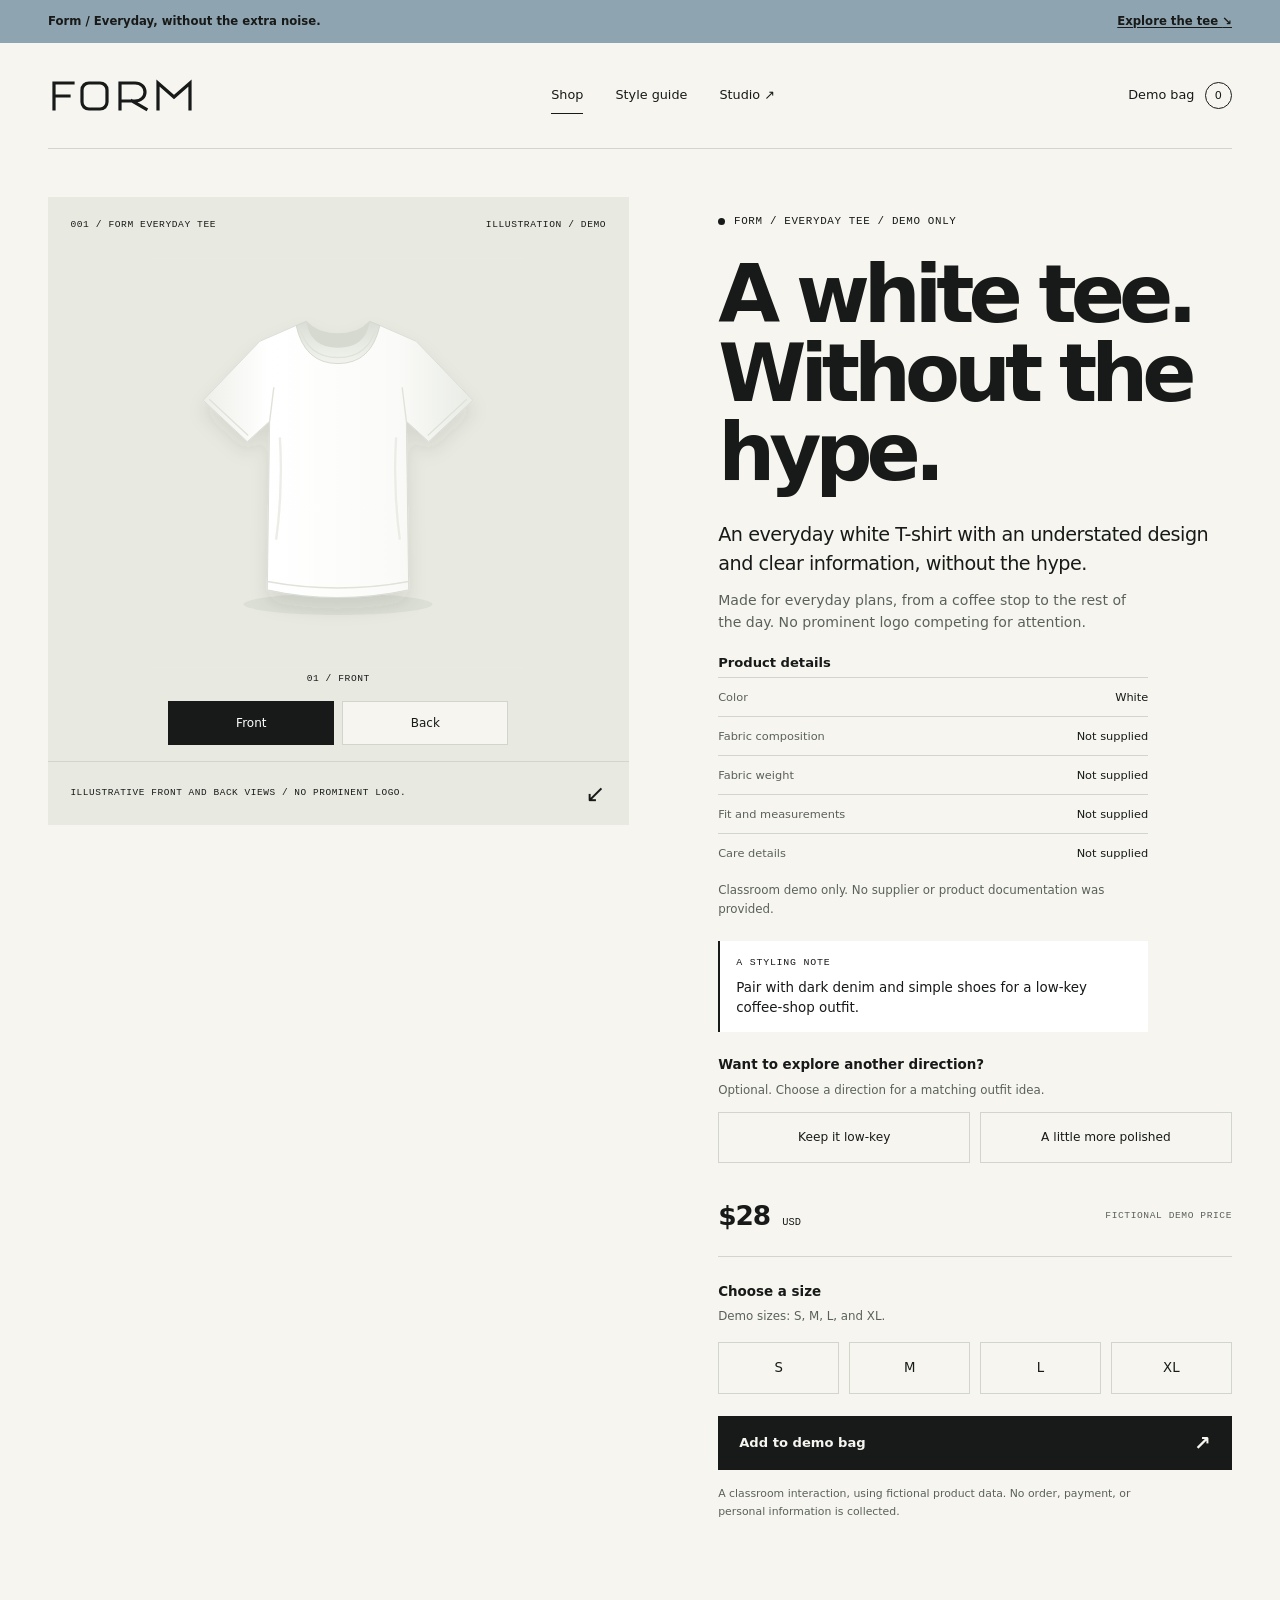
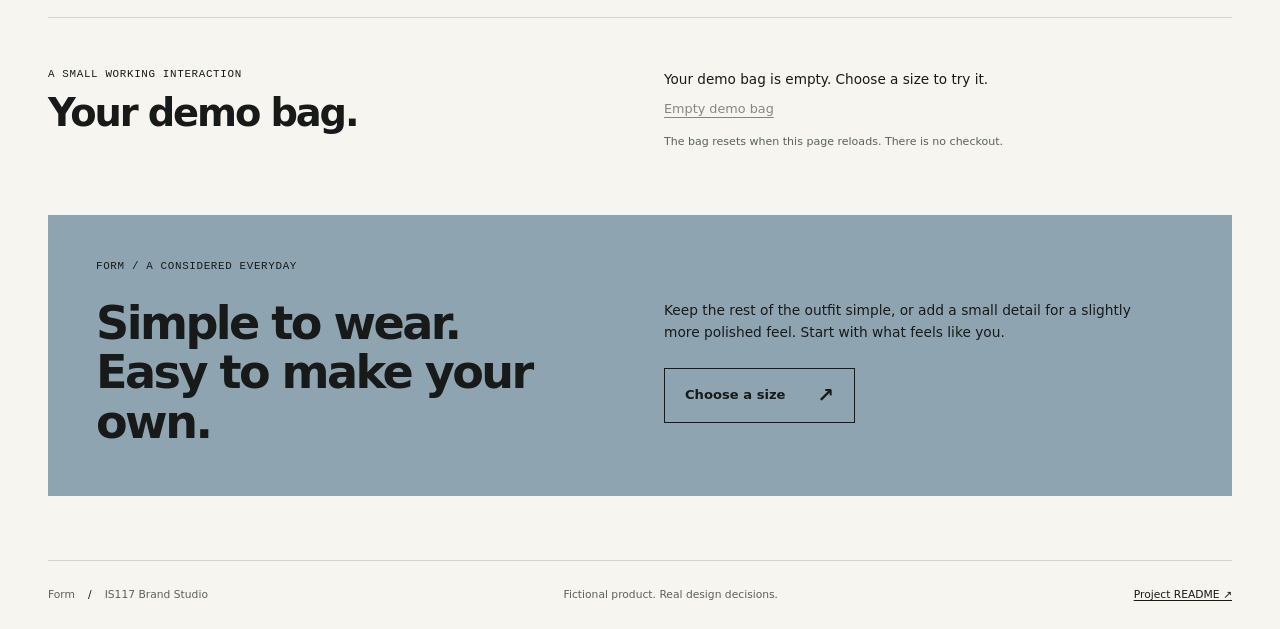
<file: public/index.html>
<!doctype html>
<html lang="en">
  <head>
    <meta charset="utf-8" />
    <meta name="viewport" content="width=device-width, initial-scale=1" />
    <meta
      name="description"
      content="Form is an everyday white T-shirt with an understated design and clear information, without the hype."
    />
    <title>Form — the everyday white tee</title>
    <link rel="icon" href="data:," />
    <link rel="stylesheet" href="styles.css" />
    <script src="shirt-view.js" defer></script>
    <script src="shop.js" defer></script>
  </head>
  <body>
    <a class="skip-link" href="#main">Skip to content</a>
    <aside class="starter-notice" aria-label="Form brand statement">
      <span><strong>Form / Everyday, without the extra noise.</strong></span>
      <a href="#product-title"
        >Explore the tee <span aria-hidden="true">↘</span></a
      >
    </aside>
    <header class="site-header wrap">
      <a class="brand-link" href="index.html" aria-label="Form storefront home"
        ><img
          class="wordmark"
          src="assets/form-wordmark.svg"
          alt="Form"
          width="150"
          height="36"
      /></a>
      <nav class="main-nav" aria-label="Main navigation">
        <a class="nav-link" href="index.html" aria-current="page">Shop</a>
        <a class="nav-link" href="styleguide.html">Style guide</a>
        <a class="nav-link" href="studio.html"
          >Studio <span aria-hidden="true">↗</span></a
        >
      </nav>
      <a class="bag-link" href="#demo-bag" aria-label="View demo bag"
        >Demo bag <span id="bag-count" class="bag-count">0</span></a
      >
    </header>
    <p
      id="bag-status"
      class="bag-toast"
      role="status"
      aria-live="polite"
      aria-atomic="true"
      hidden
    ></p>

    <main id="main">
      <section class="product-section wrap" aria-labelledby="product-title">
        <div class="product-visual">
          <div class="visual-label">
            <span>001 / Form everyday tee</span><span>Illustration / demo</span>
          </div>
          <div class="shirt-viewer" data-shirt-viewer data-current-view="front">
            <img
              class="shirt-view-image"
              data-shirt-view-image
              src="assets/white-shirt.svg"
              alt="Illustration of the unmarked front of a plain white T-shirt"
              width="800"
              height="880"
              fetchpriority="high"
            />
            <p class="shirt-view-label" data-shirt-view-label>01 / Front</p>
            <div
              class="shirt-view-controls"
              role="group"
              aria-label="Choose shirt view"
            >
              <button type="button" data-shirt-view="front" aria-pressed="true">
                Front
              </button>
              <button type="button" data-shirt-view="back" aria-pressed="false">
                Back
              </button>
            </div>
          </div>
          <div class="image-caption">
            <span>Illustrative front and back views / No prominent logo.</span
            ><span aria-hidden="true">↙</span>
          </div>
        </div>
        <div class="product-information">
          <p class="eyebrow">
            <span class="status-dot" aria-hidden="true"></span> Form / everyday
            tee / demo only
          </p>
          <h1 id="product-title">A white tee.<br />Without the hype.</h1>
          <p class="product-intro">
            An everyday white T-shirt with an understated design and clear
            information, without the hype.
          </p>
          <p class="muted product-description">
            Made for everyday plans, from a coffee stop to the rest of the day.
            No prominent logo competing for attention.
          </p>
          <section
            class="product-details"
            aria-labelledby="product-details-title"
          >
            <h2 id="product-details-title">Product details</h2>
            <dl class="product-facts">
              <div>
                <dt>Color</dt>
                <dd>White</dd>
              </div>
              <div>
                <dt>Fabric composition</dt>
                <dd>Not supplied</dd>
              </div>
              <div>
                <dt>Fabric weight</dt>
                <dd>Not supplied</dd>
              </div>
              <div>
                <dt>Fit and measurements</dt>
                <dd>Not supplied</dd>
              </div>
              <div>
                <dt>Care details</dt>
                <dd>Not supplied</dd>
              </div>
            </dl>
            <p class="field-help">
              Classroom demo only. No supplier or product documentation was
              provided.
            </p>
          </section>
          <aside class="styling-note" aria-labelledby="styling-note-title">
            <p id="styling-note-title" class="styling-note-label">
              A styling note
            </p>
            <p>
              Pair with dark denim and simple shoes for a low-key coffee-shop
              outfit.
            </p>
          </aside>
          <fieldset class="style-goal" id="style-goal">
            <legend>Want to explore another direction?</legend>
            <p id="style-goal-help" class="field-help">
              Optional. Choose a direction for a matching outfit idea.
            </p>
            <div class="style-goal-options">
              <label class="style-goal-option">
                <input type="radio" name="style-goal" value="low-key" />
                <span>Keep it low-key</span>
              </label>
              <label class="style-goal-option">
                <input type="radio" name="style-goal" value="polished" />
                <span>A little more polished</span>
              </label>
            </div>
          </fieldset>
          <aside
            id="style-goal-result"
            class="styling-note"
            role="status"
            aria-live="polite"
            aria-atomic="true"
            hidden
          >
            <p class="styling-note-label">One more idea</p>
            <p id="style-goal-copy"></p>
          </aside>
          <div class="price-row">
            <p class="price">$28 <span>USD</span></p>
            <span class="micro-label">Fictional demo price</span>
          </div>
          <form id="product-form" class="product-form" novalidate>
            <fieldset aria-describedby="size-help size-error">
              <legend>Choose a size</legend>
              <p id="size-help" class="field-help">
                Demo sizes: S, M, L, and XL.
              </p>
              <div class="size-options">
                <label class="size-option"
                  ><input type="radio" name="size" value="S" /><span
                    >S</span
                  ></label
                >
                <label class="size-option"
                  ><input type="radio" name="size" value="M" /><span
                    >M</span
                  ></label
                >
                <label class="size-option"
                  ><input type="radio" name="size" value="L" /><span
                    >L</span
                  ></label
                >
                <label class="size-option"
                  ><input type="radio" name="size" value="XL" /><span
                    >XL</span
                  ></label
                >
              </div>
              <p id="size-error" class="field-error" role="alert" hidden>
                Choose a size before adding the shirt to your demo bag.
              </p>
            </fieldset>
            <button class="button button-primary add-button" type="submit">
              Add to demo bag <span aria-hidden="true">↗</span>
            </button>
          </form>
          <p class="demo-disclaimer">
            A classroom interaction, using fictional product data. No order,
            payment, or personal information is collected.
          </p>
        </div>
      </section>

      <section
        id="demo-bag"
        class="bag-section wrap"
        aria-labelledby="bag-title"
      >
        <div>
          <p class="eyebrow">A small working interaction</p>
          <h2 id="bag-title">Your demo bag.</h2>
        </div>
        <div class="bag-details">
          <p id="bag-summary" class="bag-message">
            Your demo bag is empty. Choose a size to try it.
          </p>
          <ul id="bag-items" class="bag-items"></ul>
          <button id="clear-bag" class="text-button" type="button" disabled>
            Empty demo bag
          </button>
          <p class="field-help">
            The bag resets when this page reloads. There is no checkout.
          </p>
        </div>
      </section>

      <section class="starter-next wrap" aria-labelledby="next-title">
        <p class="eyebrow">Form / A considered everyday</p>
        <h2 id="next-title">Simple to wear.<br />Easy to make your own.</h2>
        <div>
          <p>
            Keep the rest of the outfit simple, or add a small detail for a
            slightly more polished feel. Start with what feels like you.
          </p>
          <a class="button button-secondary" href="#product-form"
            >Choose a size <span aria-hidden="true">↗</span></a
          >
        </div>
      </section>
    </main>

    <footer class="site-footer wrap">
      <p>Form <span class="footer-separator"> / </span> IS117 Brand Studio</p>
      <p class="footer-tagline">Fictional product. Real design decisions.</p>
      <a href="https://github.com/kaw393939/is117-brand-studio#readme"
        >Project README <span aria-hidden="true">↗</span></a
      >
    </footer>
  </body>
</html>
</file>
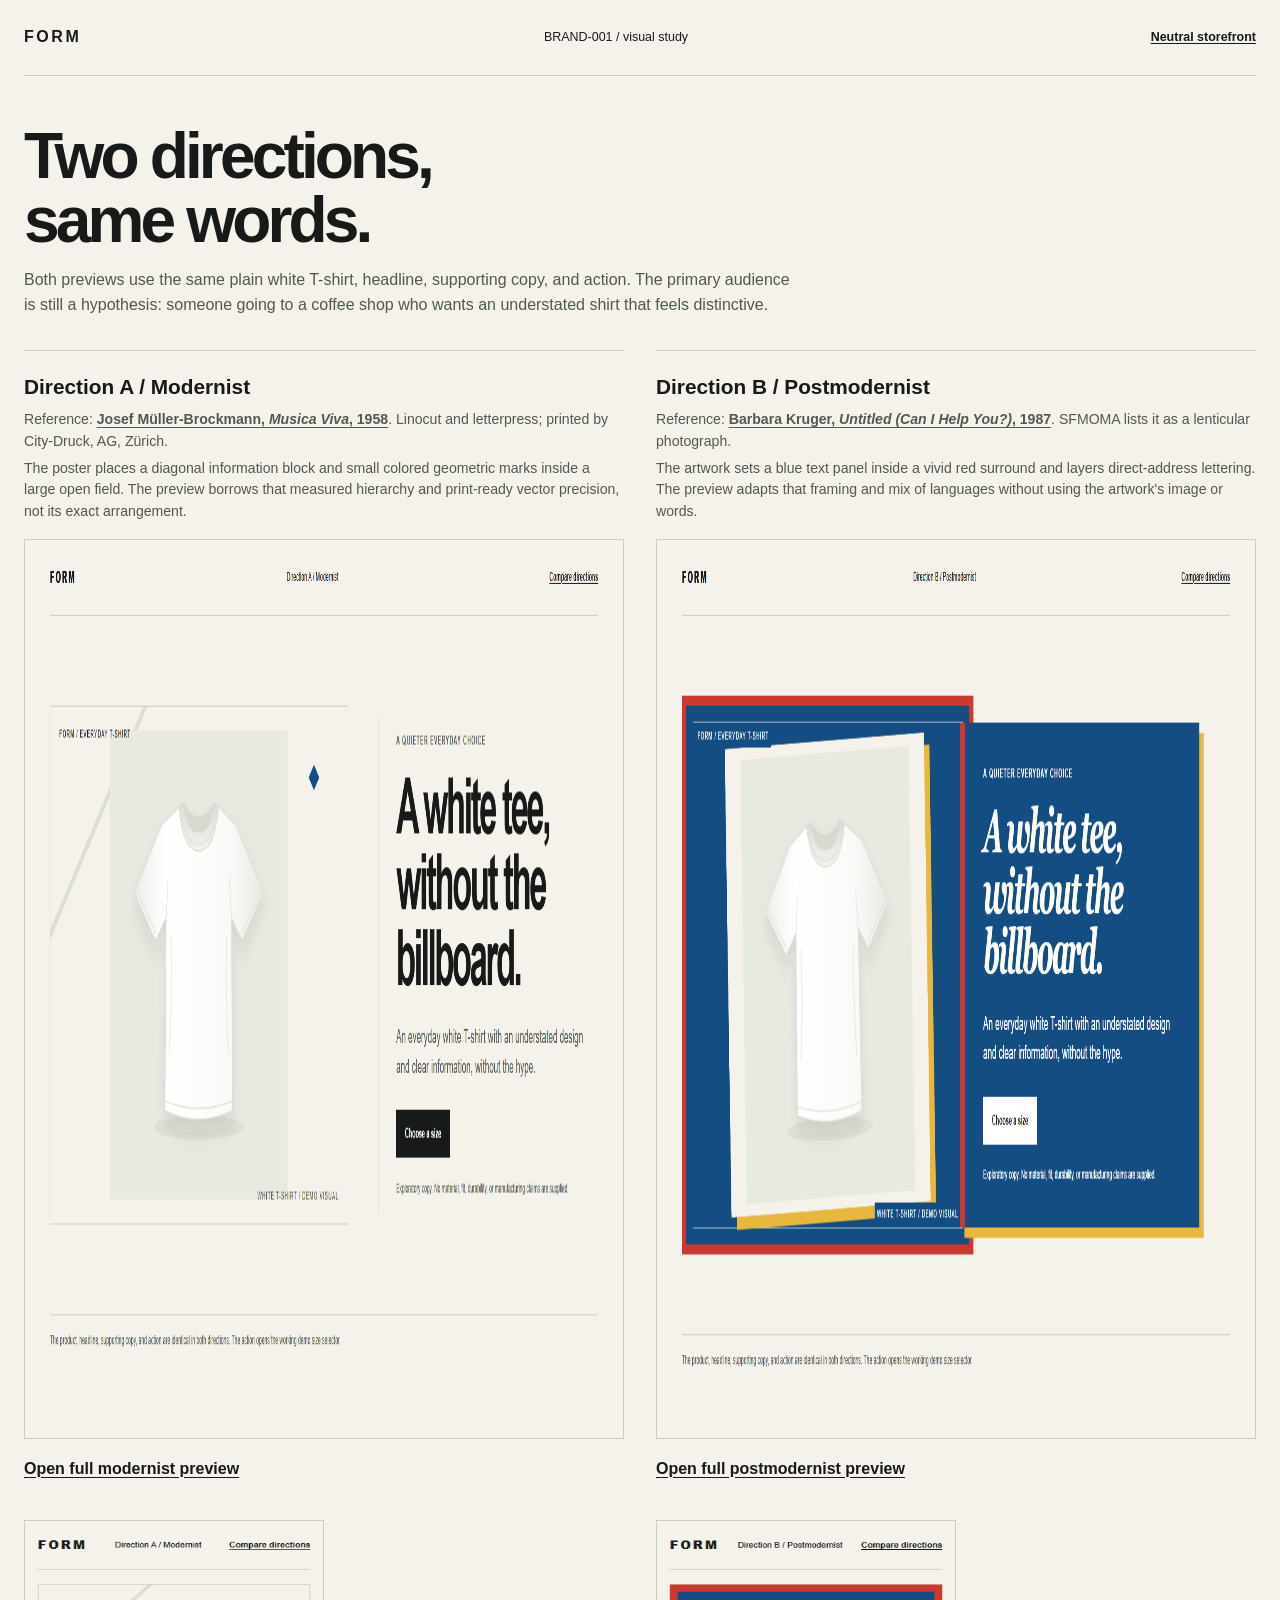
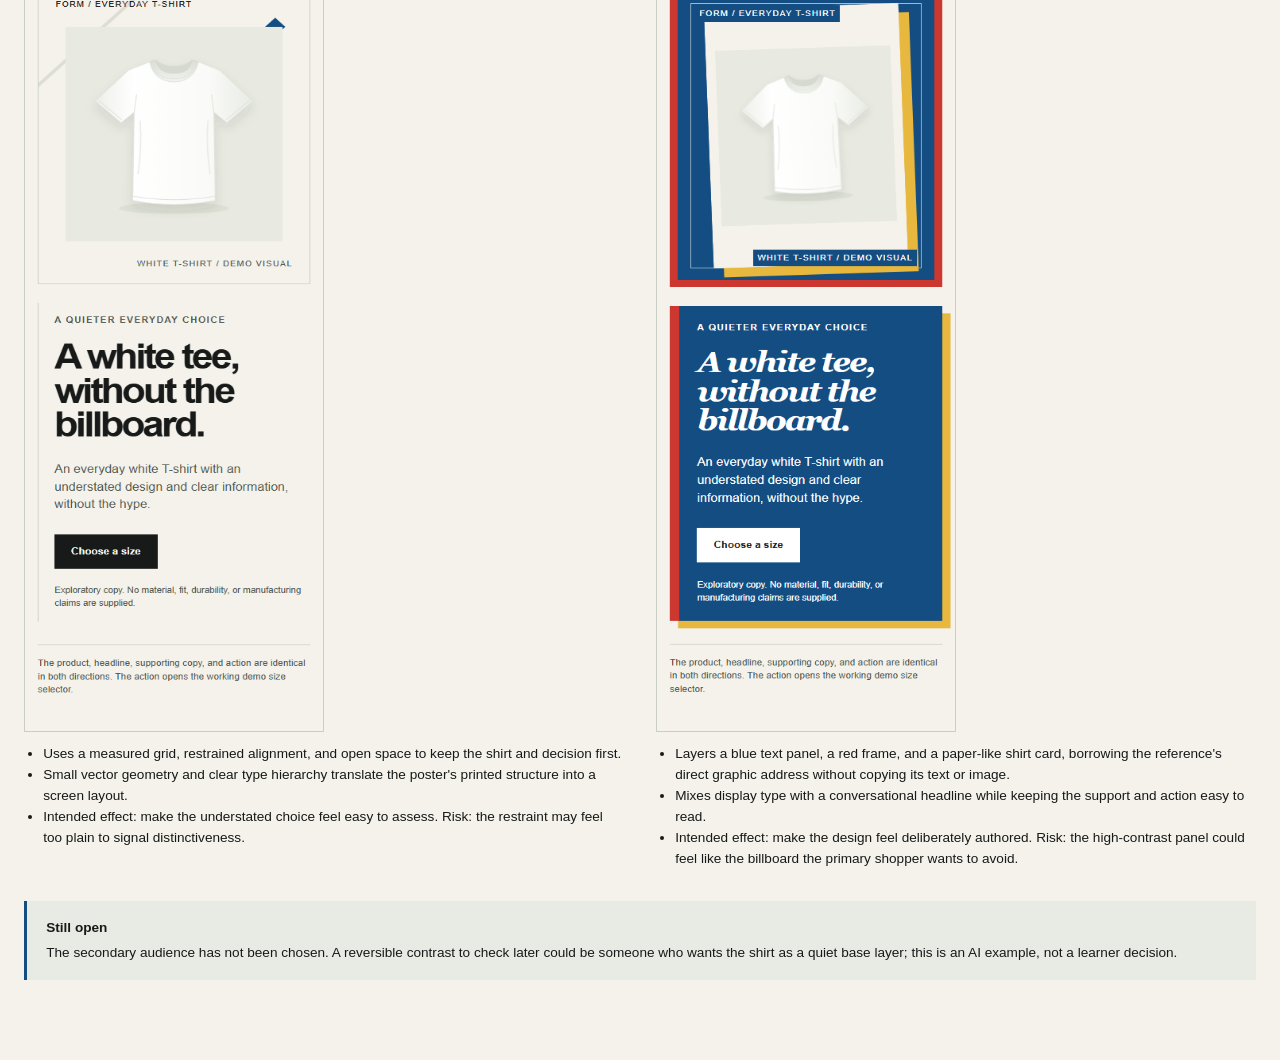
<file: public/explorations/index.html>
<!doctype html>
<html lang="en">
  <head>
    <meta charset="utf-8" />
    <meta name="viewport" content="width=device-width, initial-scale=1" />
    <meta
      name="description"
      content="Paired modernist and postmodernist hero explorations for Form, using the same white T-shirt and copy."
    />
    <title>Form — Hero direction comparison</title>
    <link rel="stylesheet" href="explorations.css" />
  </head>
  <body>
    <header class="preview-header">
      <a class="preview-wordmark" href="../index.html">FORM</a>
      <p class="direction-label">BRAND-001 / visual study</p>
      <a class="back-link" href="../index.html">Neutral storefront</a>
    </header>

    <main class="compare-shell">
      <h1>Two directions, same words.</h1>
      <p class="compare-intro">
        Both previews use the same plain white T-shirt, headline, supporting
        copy, and action. The primary audience is still a hypothesis: someone
        going to a coffee shop who wants an understated shirt that feels
        distinctive.
      </p>

      <div class="comparison-grid">
        <article class="direction-card">
          <h2>Direction A / Modernist</h2>
          <p>
            Reference:
            <a
              class="reference-link"
              href="https://www.moma.org/collection/works/7233/"
              >Josef Müller-Brockmann, <i>Musica Viva</i>, 1958</a
            >. Linocut and letterpress; printed by City-Druck, AG, Zürich.
          </p>
          <p>
            The poster places a diagonal information block and small colored
            geometric marks inside a large open field. The preview borrows that
            measured hierarchy and print-ready vector precision, not its exact
            arrangement.
          </p>
          <img
            class="preview-shot"
            src="screenshots/modernist-desktop.png"
            alt="Desktop view of the modernist Form hero preview"
            width="1440"
            height="900"
          />
          <a class="preview-link" href="preview.html?direction=modernist"
            >Open full modernist preview</a
          >
          <img
            class="mobile-shot"
            src="screenshots/modernist-mobile.png"
            alt="Narrow view of the modernist Form hero preview"
            width="375"
            height="812"
          />
          <ul class="notes-list">
            <li>
              Uses a measured grid, restrained alignment, and open space to keep
              the shirt and decision first.
            </li>
            <li>
              Small vector geometry and clear type hierarchy translate the
              poster's printed structure into a screen layout.
            </li>
            <li>
              Intended effect: make the understated choice feel easy to assess.
              Risk: the restraint may feel too plain to signal distinctiveness.
            </li>
          </ul>
        </article>

        <article class="direction-card">
          <h2>Direction B / Postmodernist</h2>
          <p>
            Reference:
            <a
              class="reference-link"
              href="https://www.sfmoma.org/artwork/97.770/"
              >Barbara Kruger, <i>Untitled (Can I Help You?)</i>, 1987</a
            >. SFMOMA lists it as a lenticular photograph.
          </p>
          <p>
            The artwork sets a blue text panel inside a vivid red surround and
            layers direct-address lettering. The preview adapts that framing and
            mix of languages without using the artwork's image or words.
          </p>
          <img
            class="preview-shot"
            src="screenshots/postmodernist-desktop.png"
            alt="Desktop view of the postmodernist Form hero preview"
            width="1440"
            height="900"
          />
          <a class="preview-link" href="preview.html?direction=postmodernist"
            >Open full postmodernist preview</a
          >
          <img
            class="mobile-shot"
            src="screenshots/postmodernist-mobile.png"
            alt="Narrow view of the postmodernist Form hero preview"
            width="375"
            height="812"
          />
          <ul class="notes-list">
            <li>
              Layers a blue text panel, a red frame, and a paper-like shirt
              card, borrowing the reference's direct graphic address without
              copying its text or image.
            </li>
            <li>
              Mixes display type with a conversational headline while keeping
              the support and action easy to read.
            </li>
            <li>
              Intended effect: make the design feel deliberately authored. Risk:
              the high-contrast panel could feel like the billboard the primary
              shopper wants to avoid.
            </li>
          </ul>
        </article>
      </div>

      <p class="provisional-note">
        <strong>Still open</strong>
        The secondary audience has not been chosen. A reversible contrast to
        check later could be someone who wants the shirt as a quiet base layer;
        this is an AI example, not a learner decision.
      </p>
    </main>
  </body>
</html>
</file>
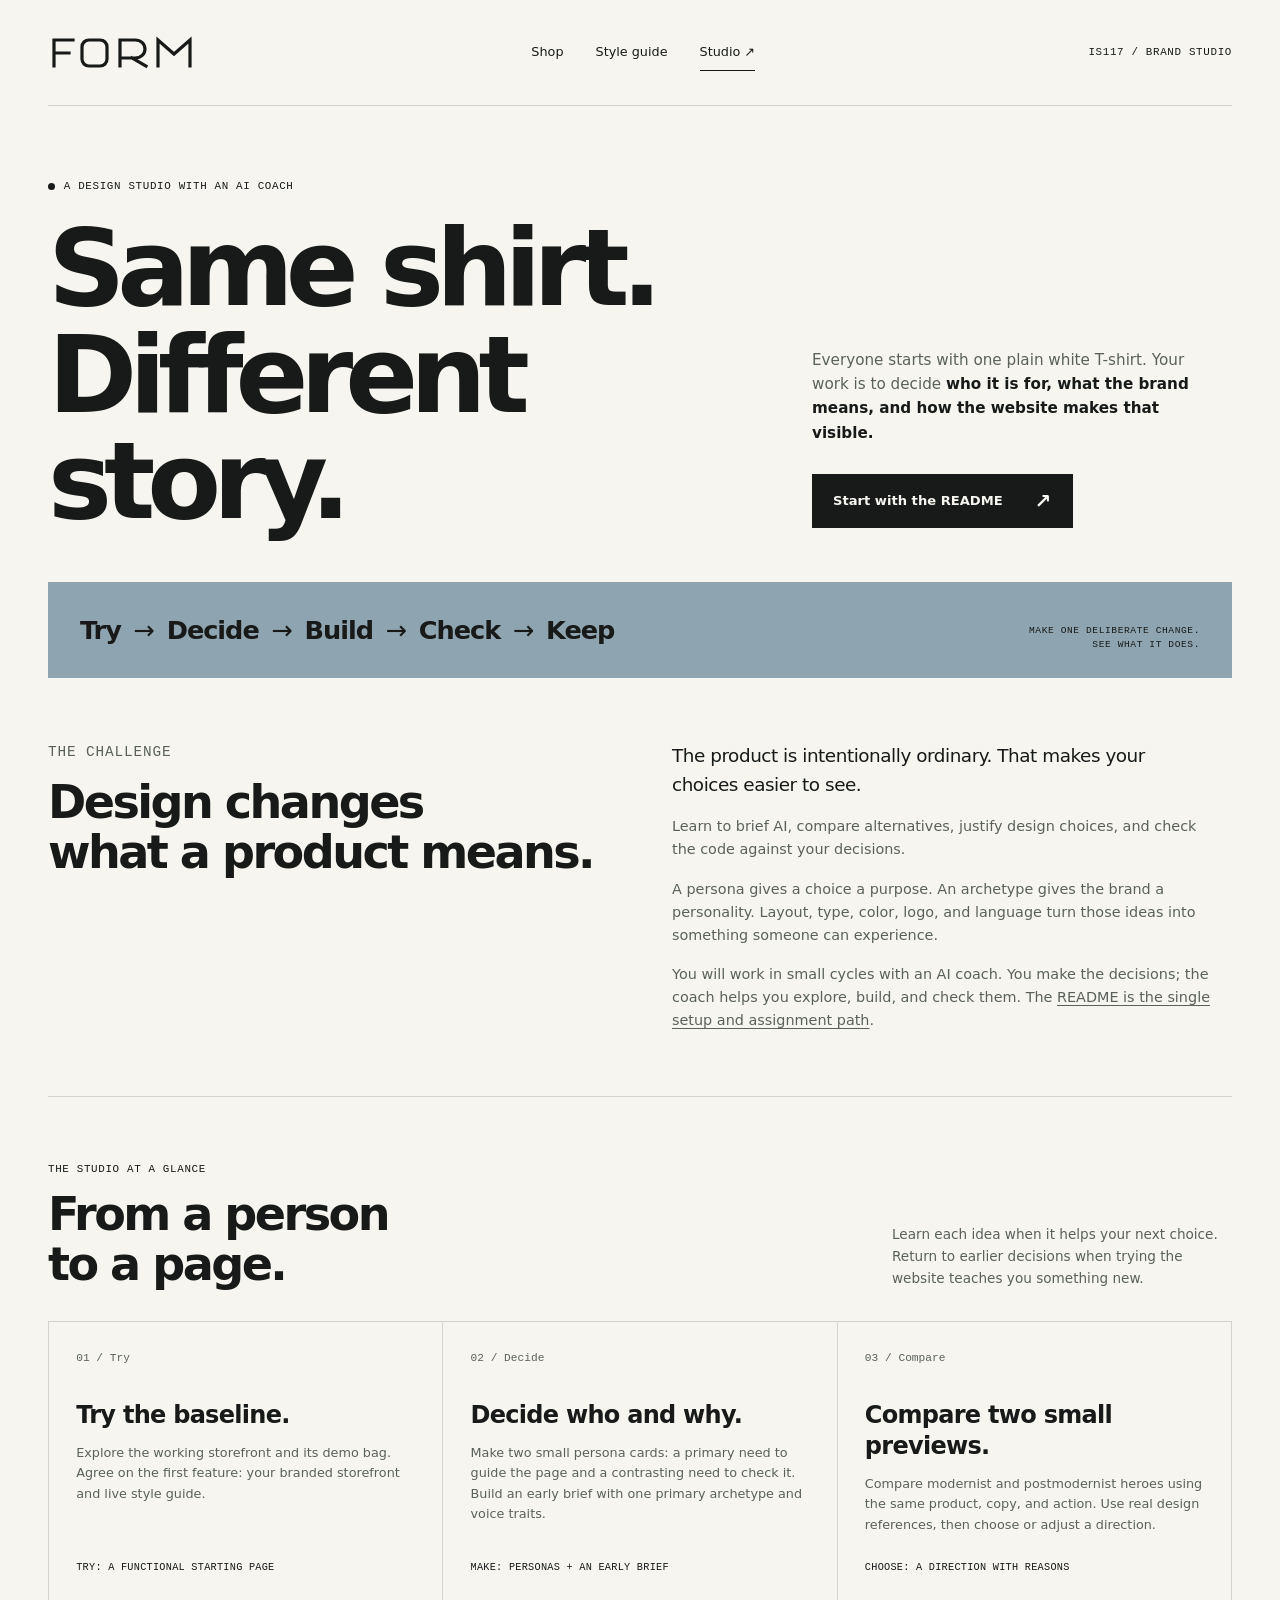
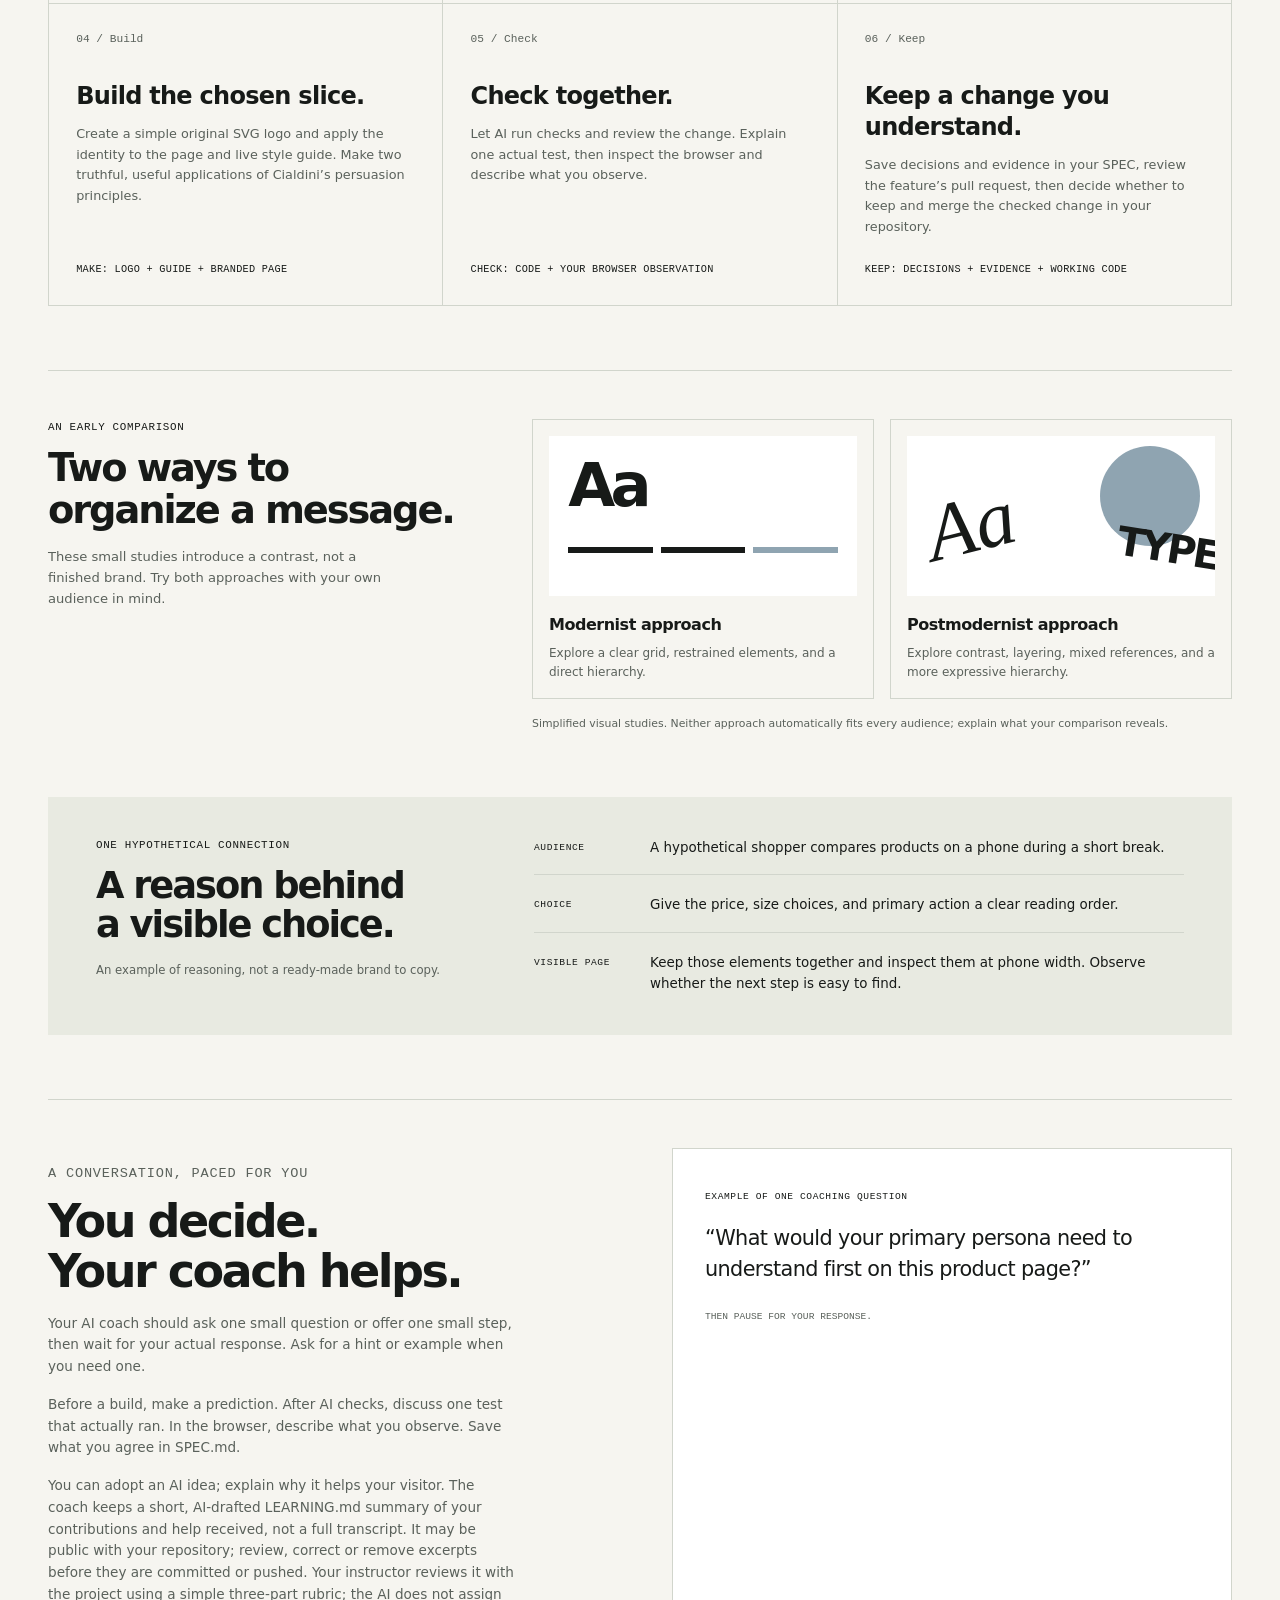
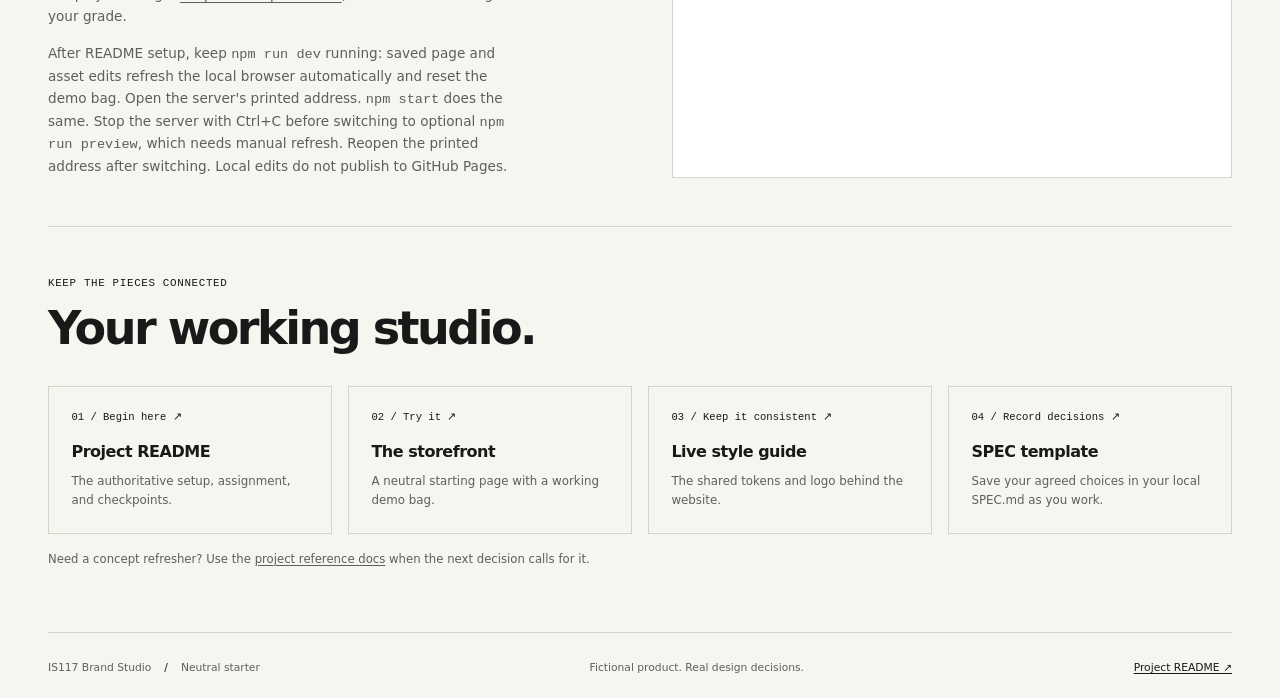
<file: public/studio.html>
<!doctype html>
<html lang="en">
  <head>
    <meta charset="utf-8" />
    <meta name="viewport" content="width=device-width, initial-scale=1" />
    <meta
      name="description"
      content="IS117 Brand Studio: turn one plain white T-shirt into a deliberate brand and website, with an AI coach and decisions you can explain."
    />
    <title>Same shirt. Different story. — IS117 Brand Studio</title>
    <link rel="icon" href="data:," />
    <link rel="stylesheet" href="styles.css" />
    <link rel="stylesheet" href="studio.css" />
  </head>
  <body>
    <a class="skip-link" href="#main">Skip to content</a>
    <header class="site-header wrap">
      <a class="brand-link" href="index.html" aria-label="Form storefront home"
        ><img
          class="wordmark"
          src="assets/form-wordmark.svg"
          alt="Form"
          width="150"
          height="36"
      /></a>
      <nav class="main-nav" aria-label="Main navigation">
        <a class="nav-link" href="index.html">Shop</a
        ><a class="nav-link" href="styleguide.html">Style guide</a
        ><a class="nav-link" href="studio.html" aria-current="page"
          >Studio <span aria-hidden="true">↗</span></a
        >
      </nav>
      <span class="micro-label">IS117 / Brand Studio</span>
    </header>
    <main id="main">
      <section
        class="page-hero studio-hero wrap"
        aria-labelledby="studio-title"
      >
        <p class="eyebrow">
          <span class="status-dot" aria-hidden="true"></span> A design studio
          with an AI coach
        </p>
        <h1 id="studio-title">Same shirt.<br />Different story.</h1>
        <div class="hero-summary">
          <p>
            Everyone starts with one plain white T-shirt. Your work is to decide
            <strong
              >who it is for, what the brand means, and how the website makes
              that visible.</strong
            >
          </p>
          <a
            class="button button-primary"
            href="https://github.com/kaw393939/is117-brand-studio#readme"
            >Start with the README <span aria-hidden="true">↗</span></a
          >
        </div>
      </section>
      <div class="studio-ribbon wrap">
        <p class="cycle">
          Try <span aria-hidden="true">→</span> Decide
          <span aria-hidden="true">→</span> Build
          <span aria-hidden="true">→</span> Check
          <span aria-hidden="true">→</span> Keep
        </p>
        <p class="micro-label">
          Make one deliberate change.<br />See what it does.
        </p>
      </div>

      <section class="studio-intro wrap" aria-labelledby="why-title">
        <div>
          <p class="eyebrow">The challenge</p>
          <h2 id="why-title">Design changes<br />what a product means.</h2>
        </div>
        <div>
          <p class="lead">
            The product is intentionally ordinary. That makes your choices
            easier to see.
          </p>
          <p>
            Learn to brief AI, compare alternatives, justify design choices, and
            check the code against your decisions.
          </p>
          <p>
            A persona gives a choice a purpose. An archetype gives the brand a
            personality. Layout, type, color, logo, and language turn those
            ideas into something someone can experience.
          </p>
          <p>
            You will work in small cycles with an AI coach. You make the
            decisions; the coach helps you explore, build, and check them. The
            <a href="https://github.com/kaw393939/is117-brand-studio#readme"
              >README is the single setup and assignment path</a
            >.
          </p>
        </div>
      </section>

      <section class="path-section wrap" aria-labelledby="path-title">
        <div class="path-intro">
          <div>
            <p class="eyebrow">The studio at a glance</p>
            <h2 id="path-title">From a person<br />to a page.</h2>
          </div>
          <p>
            Learn each idea when it helps your next choice. Return to earlier
            decisions when trying the website teaches you something new.
          </p>
        </div>
        <ol class="studio-path">
          <li>
            <span class="stage-number">01 / Try</span>
            <h3>Try the baseline.</h3>
            <p>
              Explore the working storefront and its demo bag. Agree on the
              first feature: your branded storefront and live style guide.
            </p>
            <p class="stage-output">Try: a functional starting page</p>
          </li>
          <li>
            <span class="stage-number">02 / Decide</span>
            <h3>Decide who and why.</h3>
            <p>
              Make two small persona cards: a primary need to guide the page and
              a contrasting need to check it. Build an early brief with one
              primary archetype and voice traits.
            </p>
            <p class="stage-output">Make: personas + an early brief</p>
          </li>
          <li>
            <span class="stage-number">03 / Compare</span>
            <h3>Compare two small previews.</h3>
            <p>
              Compare modernist and postmodernist heroes using the same product,
              copy, and action. Use real design references, then choose or
              adjust a direction.
            </p>
            <p class="stage-output">Choose: a direction with reasons</p>
          </li>
          <li>
            <span class="stage-number">04 / Build</span>
            <h3>Build the chosen slice.</h3>
            <p>
              Create a simple original SVG logo and apply the identity to the
              page and live style guide. Make two truthful, useful applications
              of Cialdini’s persuasion principles.
            </p>
            <p class="stage-output">Make: logo + guide + branded page</p>
          </li>
          <li>
            <span class="stage-number">05 / Check</span>
            <h3>Check together.</h3>
            <p>
              Let AI run checks and review the change. Explain one actual test,
              then inspect the browser and describe what you observe.
            </p>
            <p class="stage-output">Check: code + your browser observation</p>
          </li>
          <li>
            <span class="stage-number">06 / Keep</span>
            <h3>Keep a change you understand.</h3>
            <p>
              Save decisions and evidence in your SPEC, review the feature’s
              pull request, then decide whether to keep and merge the checked
              change in your repository.
            </p>
            <p class="stage-output">
              Keep: decisions + evidence + working code
            </p>
          </li>
        </ol>
      </section>

      <section
        class="comparison-section wrap"
        aria-labelledby="comparison-title"
      >
        <div>
          <p class="eyebrow">An early comparison</p>
          <h2 id="comparison-title">Two ways to<br />organize a message.</h2>
          <p class="comparison-description">
            These small studies introduce a contrast, not a finished brand. Try
            both approaches with your own audience in mind.
          </p>
        </div>
        <div class="comparison-grid">
          <article class="direction-card">
            <div class="direction-sketch modern-sketch" aria-hidden="true">
              <i></i><i></i><i></i>
            </div>
            <h3>Modernist approach</h3>
            <p>
              Explore a clear grid, restrained elements, and a direct hierarchy.
            </p>
          </article>
          <article class="direction-card">
            <div class="direction-sketch postmodern-sketch" aria-hidden="true">
              <i></i>
            </div>
            <h3>Postmodernist approach</h3>
            <p>
              Explore contrast, layering, mixed references, and a more
              expressive hierarchy.
            </p>
          </article>
          <p class="comparison-caption">
            Simplified visual studies. Neither approach automatically fits every
            audience; explain what your comparison reveals.
          </p>
        </div>
      </section>

      <section class="example-section wrap" aria-labelledby="example-title">
        <div>
          <p class="eyebrow">One hypothetical connection</p>
          <h2 id="example-title">A reason behind<br />a visible choice.</h2>
          <p class="guide-note">
            An example of reasoning, not a ready-made brand to copy.
          </p>
        </div>
        <div class="example-chain">
          <div class="example-step">
            <span class="micro-label">Audience</span>
            <p>
              A hypothetical shopper compares products on a phone during a short
              break.
            </p>
          </div>
          <div class="example-step">
            <span class="micro-label">Choice</span>
            <p>
              Give the price, size choices, and primary action a clear reading
              order.
            </p>
          </div>
          <div class="example-step">
            <span class="micro-label">Visible page</span>
            <p>
              Keep those elements together and inspect them at phone width.
              Observe whether the next step is easy to find.
            </p>
          </div>
        </div>
      </section>

      <section class="coach-section wrap" aria-labelledby="coach-title">
        <div>
          <p class="eyebrow">A conversation, paced for you</p>
          <h2 id="coach-title">You decide.<br />Your coach helps.</h2>
          <p>
            Your AI coach should ask one small question or offer one small step,
            then wait for your actual response. Ask for a hint or example when
            you need one.
          </p>
          <p>
            Before a build, make a prediction. After AI checks, discuss one test
            that actually ran. In the browser, describe what you observe. Save
            what you agree in SPEC.md.
          </p>
          <p>
            You can adopt an AI idea; explain why it helps your visitor. The
            coach keeps a short, AI-drafted LEARNING.md summary of your
            contributions and help received, not a full transcript. It may be
            public with your repository; review, correct or remove excerpts
            before they are committed or pushed. Your instructor reviews it with
            the project using a
            <a
              href="https://github.com/kaw393939/is117-brand-studio/blob/main/docs/assessment.md"
              >simple three-part rubric</a
            >; the AI does not assign your grade.
          </p>
          <p>
            After README setup, keep <code>npm run dev</code> running: saved
            page and asset edits refresh the local browser automatically and
            reset the demo bag. Open the server's printed address.
            <code>npm start</code> does the same. Stop the server with Ctrl+C
            before switching to optional <code>npm run preview</code>, which
            needs manual refresh. Reopen the printed address after switching.
            Local edits do not publish to GitHub Pages.
          </p>
        </div>
        <blockquote class="coach-quote">
          <span class="micro-label">Example of one coaching question</span>
          <p>
            “What would your primary persona need to understand first on this
            product page?”
          </p>
          <footer>Then pause for your response.</footer>
        </blockquote>
      </section>

      <section class="resource-section wrap" aria-labelledby="resources-title">
        <p class="eyebrow">Keep the pieces connected</p>
        <h2 id="resources-title">Your working studio.</h2>
        <div class="resource-grid">
          <a
            class="resource-card"
            href="https://github.com/kaw393939/is117-brand-studio#readme"
            ><span>01 / Begin here ↗</span>
            <h3>Project README</h3>
            <p>The authoritative setup, assignment, and checkpoints.</p></a
          >
          <a class="resource-card" href="index.html"
            ><span>02 / Try it ↗</span>
            <h3>The storefront</h3>
            <p>A neutral starting page with a working demo bag.</p></a
          >
          <a class="resource-card" href="styleguide.html"
            ><span>03 / Keep it consistent ↗</span>
            <h3>Live style guide</h3>
            <p>The shared tokens and logo behind the website.</p></a
          >
          <a
            class="resource-card"
            href="https://github.com/kaw393939/is117-brand-studio/blob/main/SPEC.md"
            ><span>04 / Record decisions ↗</span>
            <h3>SPEC template</h3>
            <p>
              Save your agreed choices in your local SPEC.md as you work.
            </p></a
          >
        </div>
        <p class="guide-note">
          Need a concept refresher? Use the
          <a
            href="https://github.com/kaw393939/is117-brand-studio/tree/main/docs"
            >project reference docs</a
          >
          when the next decision calls for it.
        </p>
      </section>
    </main>
    <footer class="site-footer wrap">
      <p>
        IS117 Brand Studio <span class="footer-separator"> / </span> Neutral
        starter
      </p>
      <p class="footer-tagline">Fictional product. Real design decisions.</p>
      <a href="https://github.com/kaw393939/is117-brand-studio#readme"
        >Project README <span aria-hidden="true">↗</span></a
      >
    </footer>
  </body>
</html>
</file>
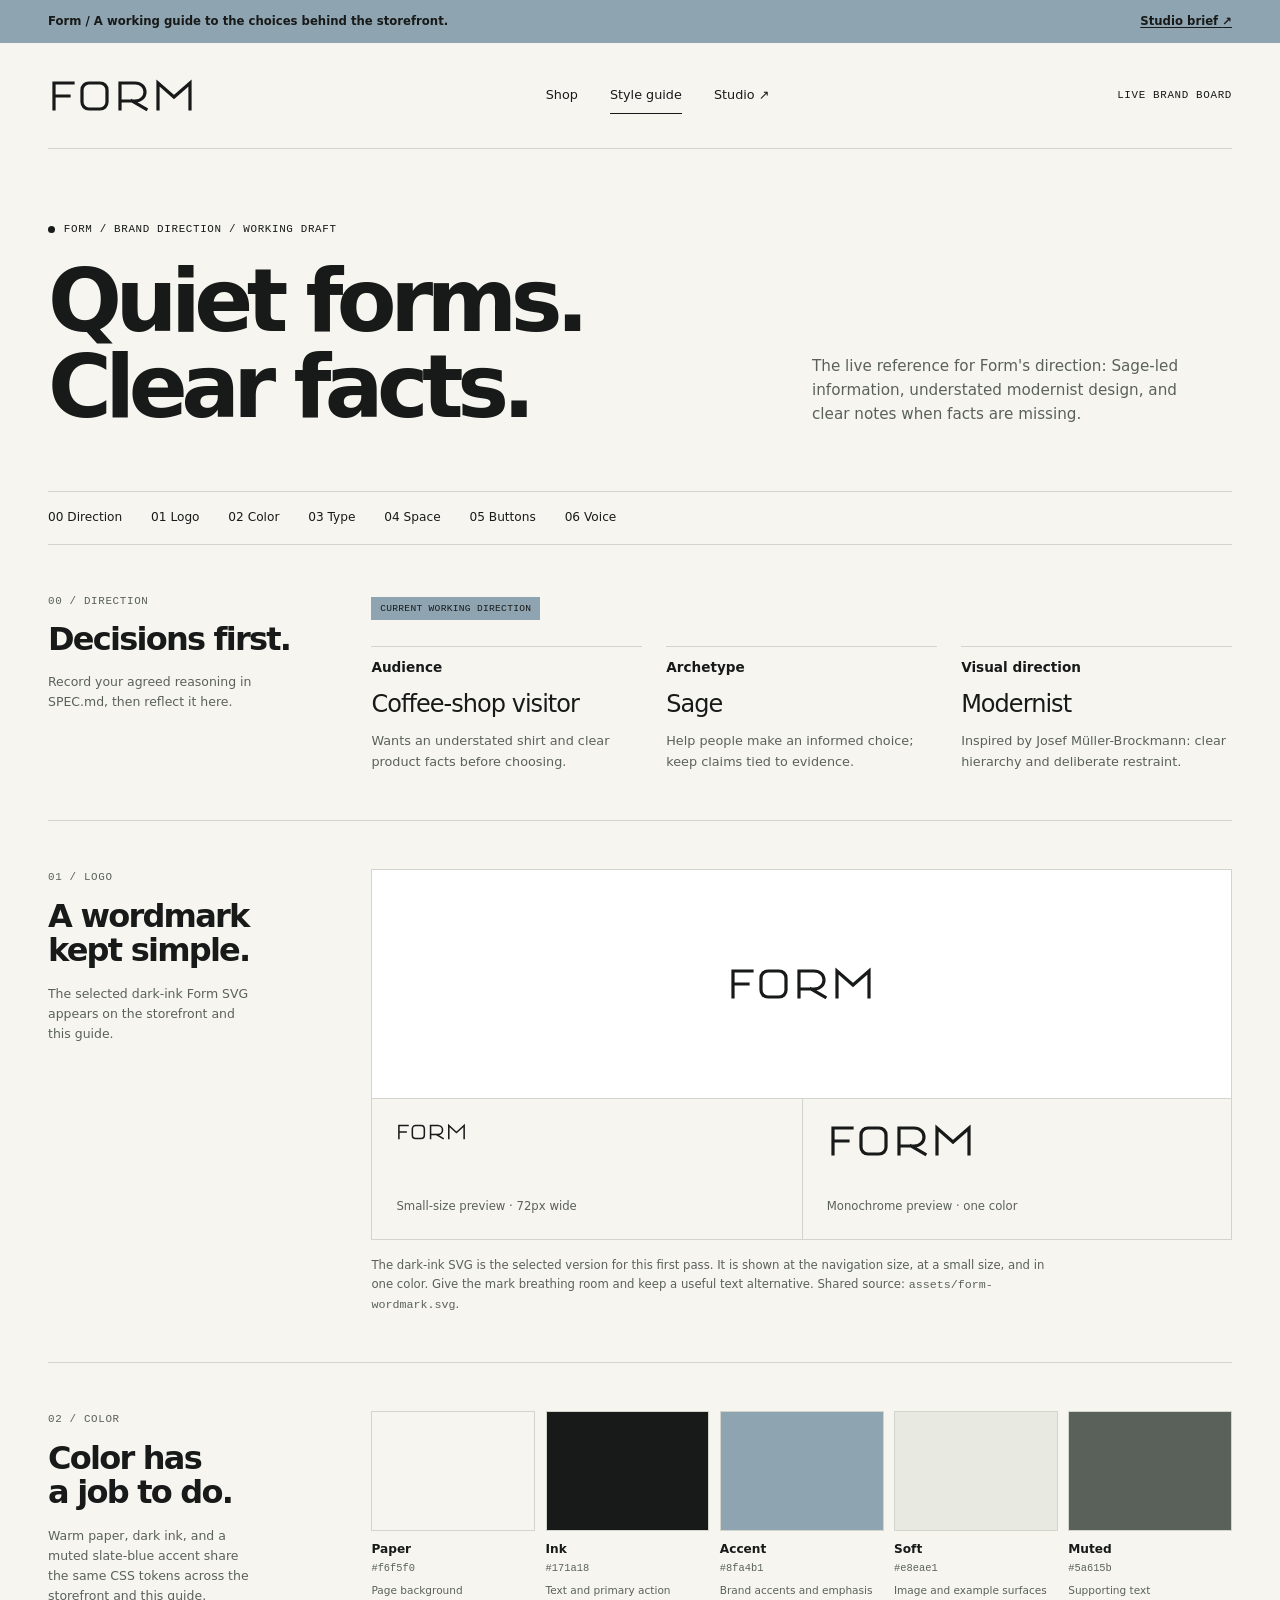
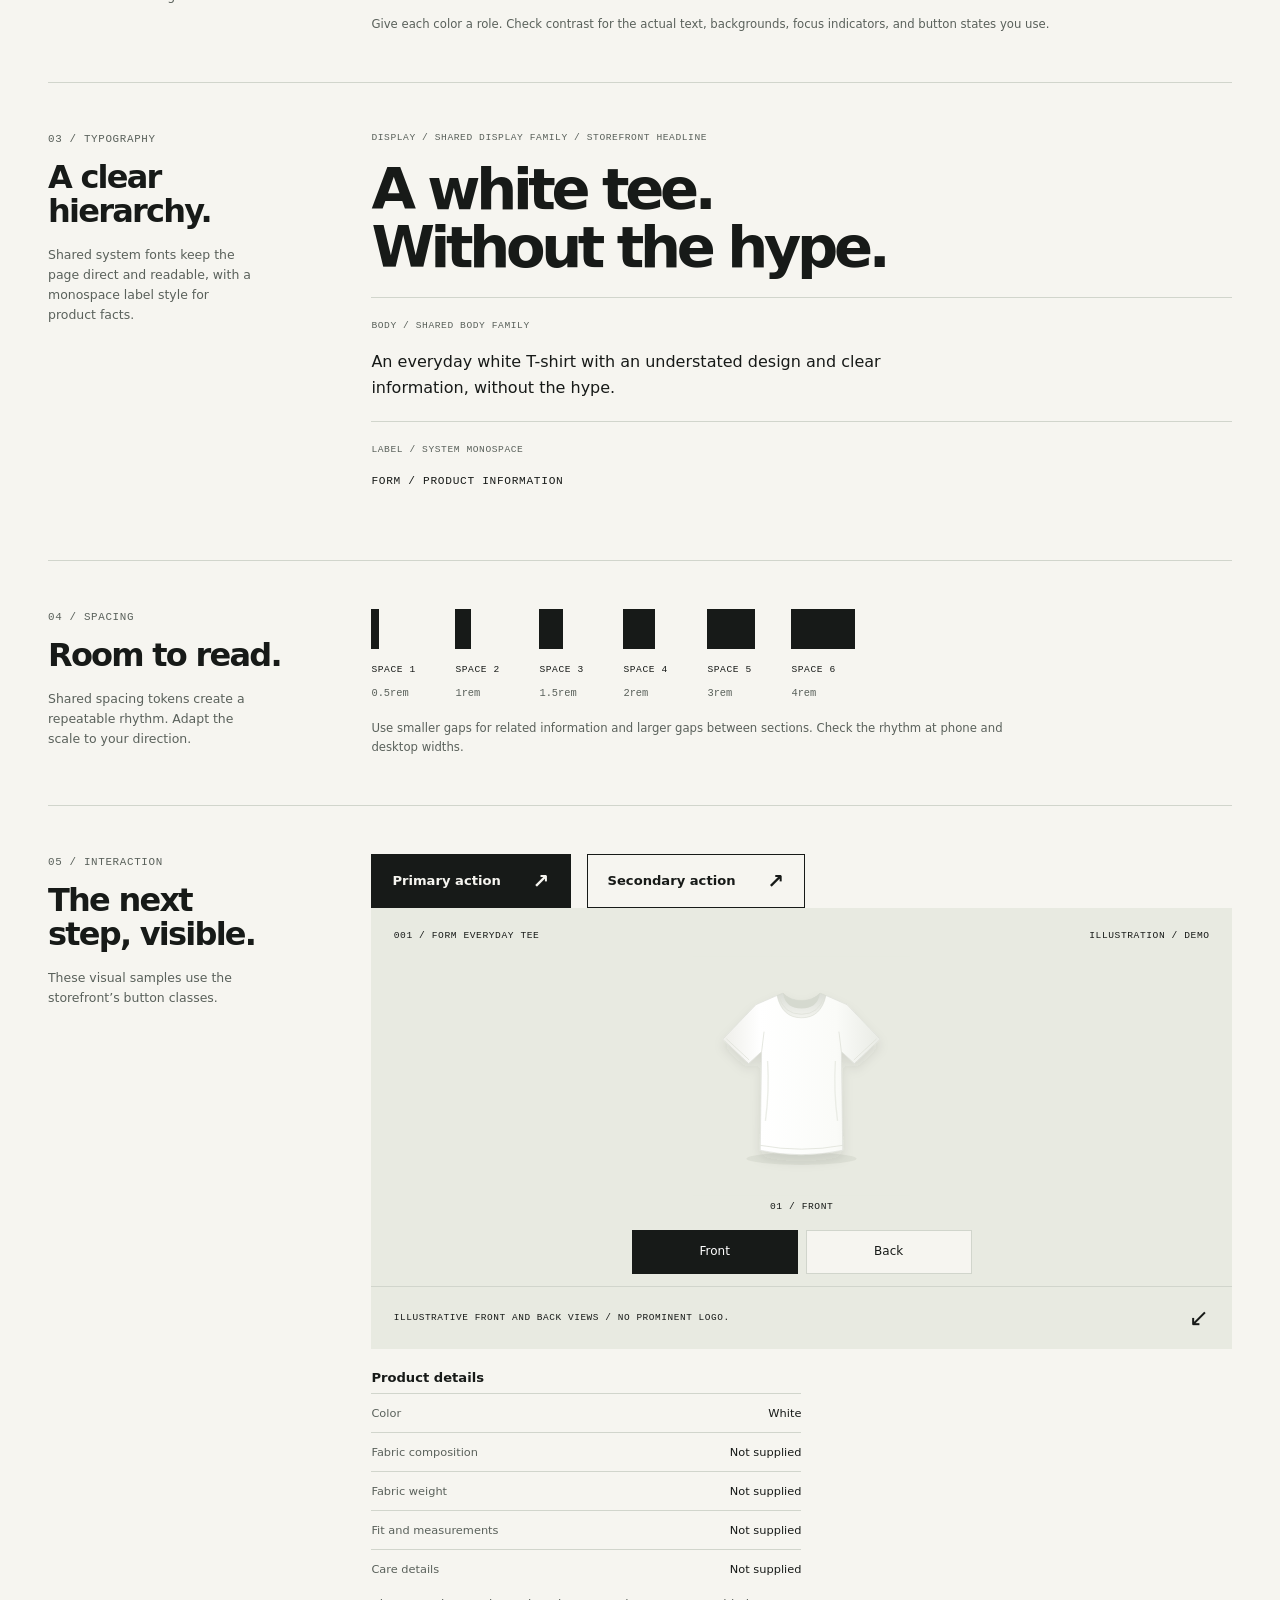
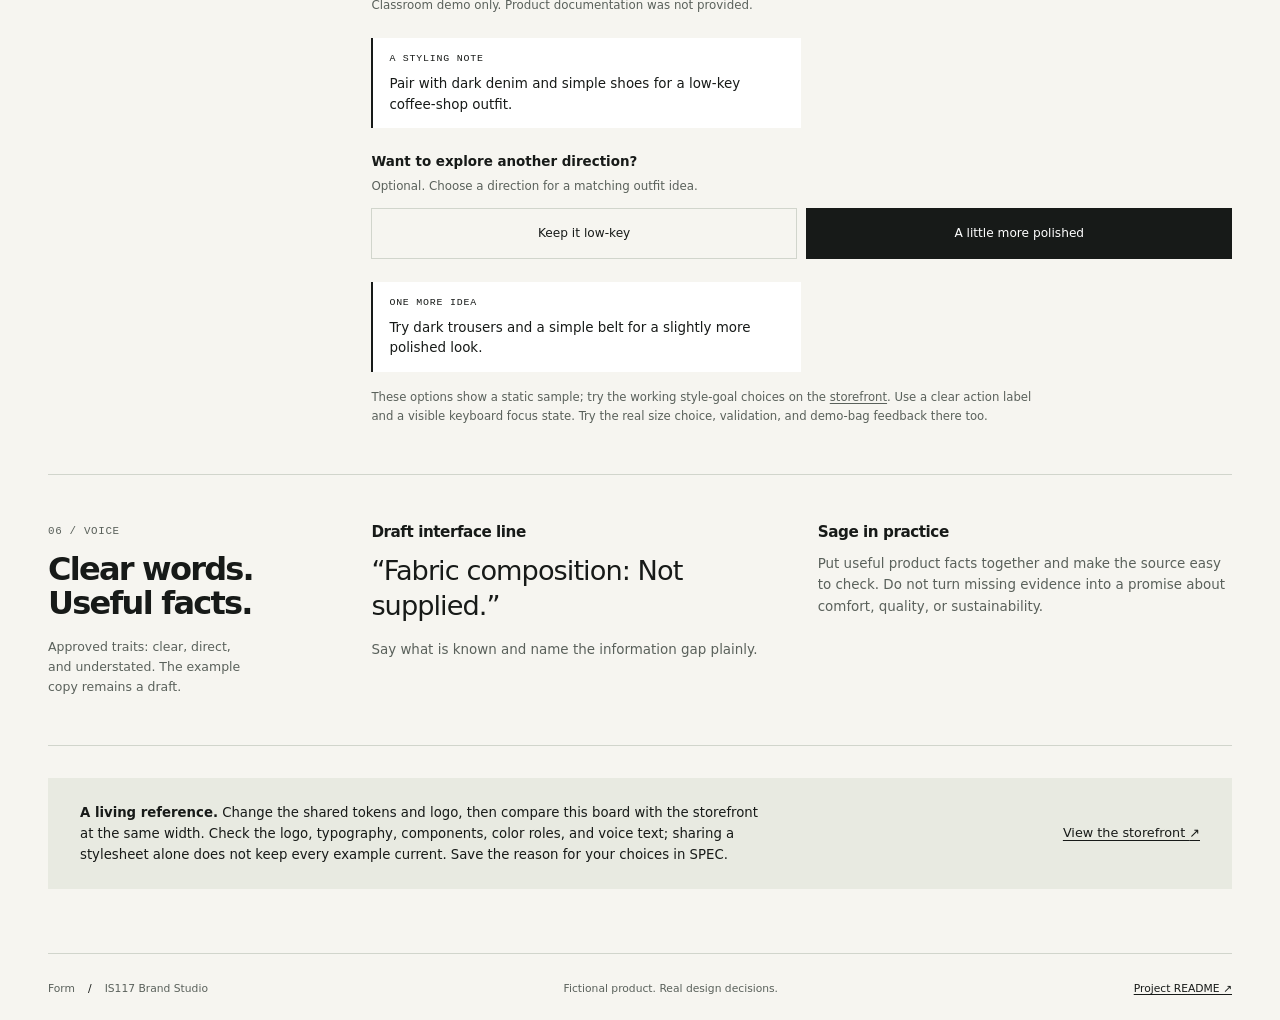
<file: public/styleguide.html>
<!doctype html>
<html lang="en">
  <head>
    <meta charset="utf-8" />
    <meta name="viewport" content="width=device-width, initial-scale=1" />
    <meta
      name="description"
      content="Form's live brand board: a Sage-led, modernist direction with clear product information and honest gaps."
    />
    <title>Form — Live Style Guide</title>
    <link rel="icon" href="data:," />
    <link rel="stylesheet" href="styles.css" />
    <script src="shirt-view.js" defer></script>
    <script src="styleguide.js" defer></script>
  </head>
  <body>
    <a class="skip-link" href="#main">Skip to content</a>
    <aside class="starter-notice" aria-label="Form brand statement">
      <span
        ><strong
          >Form / A working guide to the choices behind the storefront.</strong
        ></span
      ><a href="studio.html">Studio brief <span aria-hidden="true">↗</span></a>
    </aside>
    <header class="site-header wrap">
      <a class="brand-link" href="index.html" aria-label="Form storefront home"
        ><img
          class="wordmark"
          src="assets/form-wordmark.svg"
          alt="Form"
          width="150"
          height="36"
      /></a>
      <nav class="main-nav" aria-label="Main navigation">
        <a class="nav-link" href="index.html">Shop</a
        ><a class="nav-link" href="styleguide.html" aria-current="page"
          >Style guide</a
        ><a class="nav-link" href="studio.html"
          >Studio <span aria-hidden="true">↗</span></a
        >
      </nav>
      <span class="micro-label">Live brand board</span>
    </header>
    <main id="main">
      <section class="page-hero wrap" aria-labelledby="guide-title">
        <p class="eyebrow">
          <span class="status-dot" aria-hidden="true"></span> Form / brand
          direction / working draft
        </p>
        <h1 id="guide-title">Quiet forms.<br />Clear facts.</h1>
        <p class="hero-summary">
          The live reference for Form's direction: Sage-led information,
          understated modernist design, and clear notes when facts are missing.
        </p>
      </section>
      <nav class="page-subnav wrap" aria-label="Style guide sections">
        <a class="section-link" href="#direction">00 Direction</a
        ><a class="section-link" href="#logo">01 Logo</a
        ><a class="section-link" href="#palette">02 Color</a
        ><a class="section-link" href="#type">03 Type</a
        ><a class="section-link" href="#spacing">04 Space</a
        ><a class="section-link" href="#buttons">05 Buttons</a
        ><a class="section-link" href="#voice">06 Voice</a>
      </nav>

      <section
        id="direction"
        class="guide-section wrap"
        aria-labelledby="direction-title"
      >
        <div class="section-heading">
          <span class="section-number">00 / Direction</span>
          <h2 id="direction-title">Decisions first.</h2>
          <p>Record your agreed reasoning in SPEC.md, then reflect it here.</p>
        </div>
        <div class="guide-content">
          <span class="draft-label">Current working direction</span>
          <div class="decision-grid">
            <div>
              <h3>Audience</h3>
              <p class="undecided">Coffee-shop visitor</p>
              <p>
                Wants an understated shirt and clear product facts before
                choosing.
              </p>
            </div>
            <div>
              <h3>Archetype</h3>
              <p class="undecided">Sage</p>
              <p>
                Help people make an informed choice; keep claims tied to
                evidence.
              </p>
            </div>
            <div>
              <h3>Visual direction</h3>
              <p class="undecided">Modernist</p>
              <p>
                Inspired by Josef Müller-Brockmann: clear hierarchy and
                deliberate restraint.
              </p>
            </div>
          </div>
        </div>
      </section>

      <section
        id="logo"
        class="guide-section wrap"
        aria-labelledby="logo-title"
      >
        <div class="section-heading">
          <span class="section-number">01 / Logo</span>
          <h2 id="logo-title">A wordmark<br />kept simple.</h2>
          <p>
            The selected dark-ink Form SVG appears on the storefront and this
            guide.
          </p>
        </div>
        <div class="guide-content">
          <div class="logo-board">
            <img
              src="assets/form-wordmark.svg"
              alt="Form"
              width="150"
              height="36"
            />
          </div>
          <div class="logo-variants">
            <div class="logo-variant">
              <img
                class="logo-small"
                src="assets/form-wordmark.svg"
                alt="Form at a small size"
                width="72"
                height="18"
              />
              <p>Small-size preview · 72px wide</p>
            </div>
            <div class="logo-variant">
              <img
                class="logo-mono"
                src="assets/form-wordmark.svg"
                alt="Form wordmark in dark ink, one color"
                width="150"
                height="36"
              />
              <p>Monochrome preview · one color</p>
            </div>
          </div>
          <p class="guide-note">
            The dark-ink SVG is the selected version for this first pass. It is
            shown at the navigation size, at a small size, and in one color.
            Give the mark breathing room and keep a useful text alternative.
            Shared source: <code>assets/form-wordmark.svg</code>.
          </p>
        </div>
      </section>

      <section
        id="palette"
        class="guide-section wrap"
        aria-labelledby="palette-title"
      >
        <div class="section-heading">
          <span class="section-number">02 / Color</span>
          <h2 id="palette-title">Color has<br />a job to do.</h2>
          <p>
            Warm paper, dark ink, and a muted slate-blue accent share the same
            CSS tokens across the storefront and this guide.
          </p>
        </div>
        <div class="guide-content">
          <div class="palette-grid">
            <article class="palette-card">
              <div
                class="color-swatch"
                style="--swatch-color: var(--color-paper)"
              ></div>
              <h3>Paper</h3>
              <code data-color-token="--color-paper">CSS token</code>
              <p>Page background</p>
            </article>
            <article class="palette-card">
              <div
                class="color-swatch"
                style="--swatch-color: var(--color-ink)"
              ></div>
              <h3>Ink</h3>
              <code data-color-token="--color-ink">CSS token</code>
              <p>Text and primary action</p>
            </article>
            <article class="palette-card">
              <div
                class="color-swatch"
                style="--swatch-color: var(--color-accent)"
              ></div>
              <h3>Accent</h3>
              <code data-color-token="--color-accent">CSS token</code>
              <p>Brand accents and emphasis</p>
            </article>
            <article class="palette-card">
              <div
                class="color-swatch"
                style="--swatch-color: var(--color-soft)"
              ></div>
              <h3>Soft</h3>
              <code data-color-token="--color-soft">CSS token</code>
              <p>Image and example surfaces</p>
            </article>
            <article class="palette-card">
              <div
                class="color-swatch"
                style="--swatch-color: var(--color-muted)"
              ></div>
              <h3>Muted</h3>
              <code data-color-token="--color-muted">CSS token</code>
              <p>Supporting text</p>
            </article>
          </div>
          <p class="guide-note">
            Give each color a role. Check contrast for the actual text,
            backgrounds, focus indicators, and button states you use.
          </p>
        </div>
      </section>

      <section
        id="type"
        class="guide-section wrap"
        aria-labelledby="type-title"
      >
        <div class="section-heading">
          <span class="section-number">03 / Typography</span>
          <h2 id="type-title">A clear<br />hierarchy.</h2>
          <p>
            Shared system fonts keep the page direct and readable, with a
            monospace label style for product facts.
          </p>
        </div>
        <div class="guide-content">
          <div class="type-specimen">
            <span class="type-label"
              >Display / shared display family / storefront headline</span
            >
            <p class="type-display">A white tee.<br />Without the hype.</p>
          </div>
          <div class="type-specimen">
            <span class="type-label">Body / shared body family</span>
            <p class="type-body">
              An everyday white T-shirt with an understated design and clear
              information, without the hype.
            </p>
          </div>
          <div class="type-specimen">
            <span class="type-label">Label / system monospace</span>
            <p class="type-mono">Form / Product information</p>
          </div>
        </div>
      </section>

      <section
        id="spacing"
        class="guide-section wrap"
        aria-labelledby="spacing-title"
      >
        <div class="section-heading">
          <span class="section-number">04 / Spacing</span>
          <h2 id="spacing-title">Room to read.</h2>
          <p>
            Shared spacing tokens create a repeatable rhythm. Adapt the scale to
            your direction.
          </p>
        </div>
        <div class="guide-content">
          <div class="spacing-grid">
            <div class="spacing-token">
              <div
                class="spacing-bar"
                style="--token-size: var(--space-1)"
              ></div>
              <span class="token-name">Space 1</span
              ><code data-space-token="--space-1">CSS token</code>
            </div>
            <div class="spacing-token">
              <div
                class="spacing-bar"
                style="--token-size: var(--space-2)"
              ></div>
              <span class="token-name">Space 2</span
              ><code data-space-token="--space-2">CSS token</code>
            </div>
            <div class="spacing-token">
              <div
                class="spacing-bar"
                style="--token-size: var(--space-3)"
              ></div>
              <span class="token-name">Space 3</span
              ><code data-space-token="--space-3">CSS token</code>
            </div>
            <div class="spacing-token">
              <div
                class="spacing-bar"
                style="--token-size: var(--space-4)"
              ></div>
              <span class="token-name">Space 4</span
              ><code data-space-token="--space-4">CSS token</code>
            </div>
            <div class="spacing-token">
              <div
                class="spacing-bar"
                style="--token-size: var(--space-5)"
              ></div>
              <span class="token-name">Space 5</span
              ><code data-space-token="--space-5">CSS token</code>
            </div>
            <div class="spacing-token">
              <div
                class="spacing-bar"
                style="--token-size: var(--space-6)"
              ></div>
              <span class="token-name">Space 6</span
              ><code data-space-token="--space-6">CSS token</code>
            </div>
          </div>
          <p class="guide-note">
            Use smaller gaps for related information and larger gaps between
            sections. Check the rhythm at phone and desktop widths.
          </p>
        </div>
      </section>

      <section
        id="buttons"
        class="guide-section wrap"
        aria-labelledby="buttons-title"
      >
        <div class="section-heading">
          <span class="section-number">05 / Interaction</span>
          <h2 id="buttons-title">The next<br />step, visible.</h2>
          <p>These visual samples use the storefront’s button classes.</p>
        </div>
        <div class="guide-content">
          <div class="button-samples">
            <span class="button button-primary"
              >Primary action <span aria-hidden="true">↗</span></span
            ><span class="button button-secondary"
              >Secondary action <span aria-hidden="true">↗</span></span
            >
          </div>
          <div class="product-visual product-visual-sample">
            <div class="visual-label">
              <span>001 / Form everyday tee</span
              ><span>Illustration / demo</span>
            </div>
            <div
              class="shirt-viewer"
              data-shirt-viewer
              data-current-view="front"
            >
              <img
                class="shirt-view-image"
                data-shirt-view-image
                src="assets/white-shirt.svg"
                alt="Illustration of the unmarked front of a plain white T-shirt"
                width="800"
                height="880"
              />
              <p class="shirt-view-label" data-shirt-view-label>01 / Front</p>
              <div
                class="shirt-view-controls"
                role="group"
                aria-label="Choose shirt view"
              >
                <button
                  type="button"
                  data-shirt-view="front"
                  aria-pressed="true"
                >
                  Front
                </button>
                <button
                  type="button"
                  data-shirt-view="back"
                  aria-pressed="false"
                >
                  Back
                </button>
              </div>
            </div>
            <div class="image-caption">
              <span
                >Illustrative front and back views / No prominent logo.</span
              >
              <span aria-hidden="true">↙</span>
            </div>
          </div>
          <div class="product-details">
            <h2>Product details</h2>
            <dl class="product-facts">
              <div>
                <dt>Color</dt>
                <dd>White</dd>
              </div>
              <div>
                <dt>Fabric composition</dt>
                <dd>Not supplied</dd>
              </div>
              <div>
                <dt>Fabric weight</dt>
                <dd>Not supplied</dd>
              </div>
              <div>
                <dt>Fit and measurements</dt>
                <dd>Not supplied</dd>
              </div>
              <div>
                <dt>Care details</dt>
                <dd>Not supplied</dd>
              </div>
            </dl>
            <p class="field-help">
              Classroom demo only. Product documentation was not provided.
            </p>
          </div>
          <aside class="styling-note" aria-labelledby="sample-note-title">
            <p id="sample-note-title" class="styling-note-label">
              A styling note
            </p>
            <p>
              Pair with dark denim and simple shoes for a low-key coffee-shop
              outfit.
            </p>
          </aside>
          <fieldset class="style-goal" disabled>
            <legend>Want to explore another direction?</legend>
            <p class="field-help">
              Optional. Choose a direction for a matching outfit idea.
            </p>
            <div class="style-goal-options">
              <label class="style-goal-option">
                <input type="radio" name="sample-style-goal" />
                <span>Keep it low-key</span>
              </label>
              <label class="style-goal-option">
                <input type="radio" name="sample-style-goal" checked />
                <span>A little more polished</span>
              </label>
            </div>
          </fieldset>
          <aside class="styling-note" aria-label="Polished styling idea">
            <p class="styling-note-label">One more idea</p>
            <p>
              Try dark trousers and a simple belt for a slightly more polished
              look.
            </p>
          </aside>
          <p class="guide-note">
            These options show a static sample; try the working style-goal
            choices on the <a href="index.html">storefront</a>. Use a clear
            action label and a visible keyboard focus state. Try the real size
            choice, validation, and demo-bag feedback there too.
          </p>
        </div>
      </section>

      <section
        id="voice"
        class="guide-section wrap"
        aria-labelledby="voice-title"
      >
        <div class="section-heading">
          <span class="section-number">06 / Voice</span>
          <h2 id="voice-title">Clear words.<br />Useful facts.</h2>
          <p>
            Approved traits: clear, direct, and understated. The example copy
            remains a draft.
          </p>
        </div>
        <div class="guide-content">
          <div class="voice-grid">
            <div>
              <h3>Draft interface line</h3>
              <p class="voice-example">“Fabric composition: Not supplied.”</p>
              <p>Say what is known and name the information gap plainly.</p>
            </div>
            <div>
              <h3>Sage in practice</h3>
              <p>
                Put useful product facts together and make the source easy to
                check. Do not turn missing evidence into a promise about
                comfort, quality, or sustainability.
              </p>
            </div>
          </div>
        </div>
      </section>

      <div class="guide-footer-note wrap">
        <p>
          <strong>A living reference.</strong> Change the shared tokens and
          logo, then compare this board with the storefront at the same width.
          Check the logo, typography, components, color roles, and voice text;
          sharing a stylesheet alone does not keep every example current. Save
          the reason for your choices in SPEC.
        </p>
        <a href="index.html"
          >View the storefront <span aria-hidden="true">↗</span></a
        >
      </div>
    </main>
    <footer class="site-footer wrap">
      <p>Form <span class="footer-separator"> / </span> IS117 Brand Studio</p>
      <p class="footer-tagline">Fictional product. Real design decisions.</p>
      <a href="https://github.com/kaw393939/is117-brand-studio#readme"
        >Project README <span aria-hidden="true">↗</span></a
      >
    </footer>
  </body>
</html>
</file>
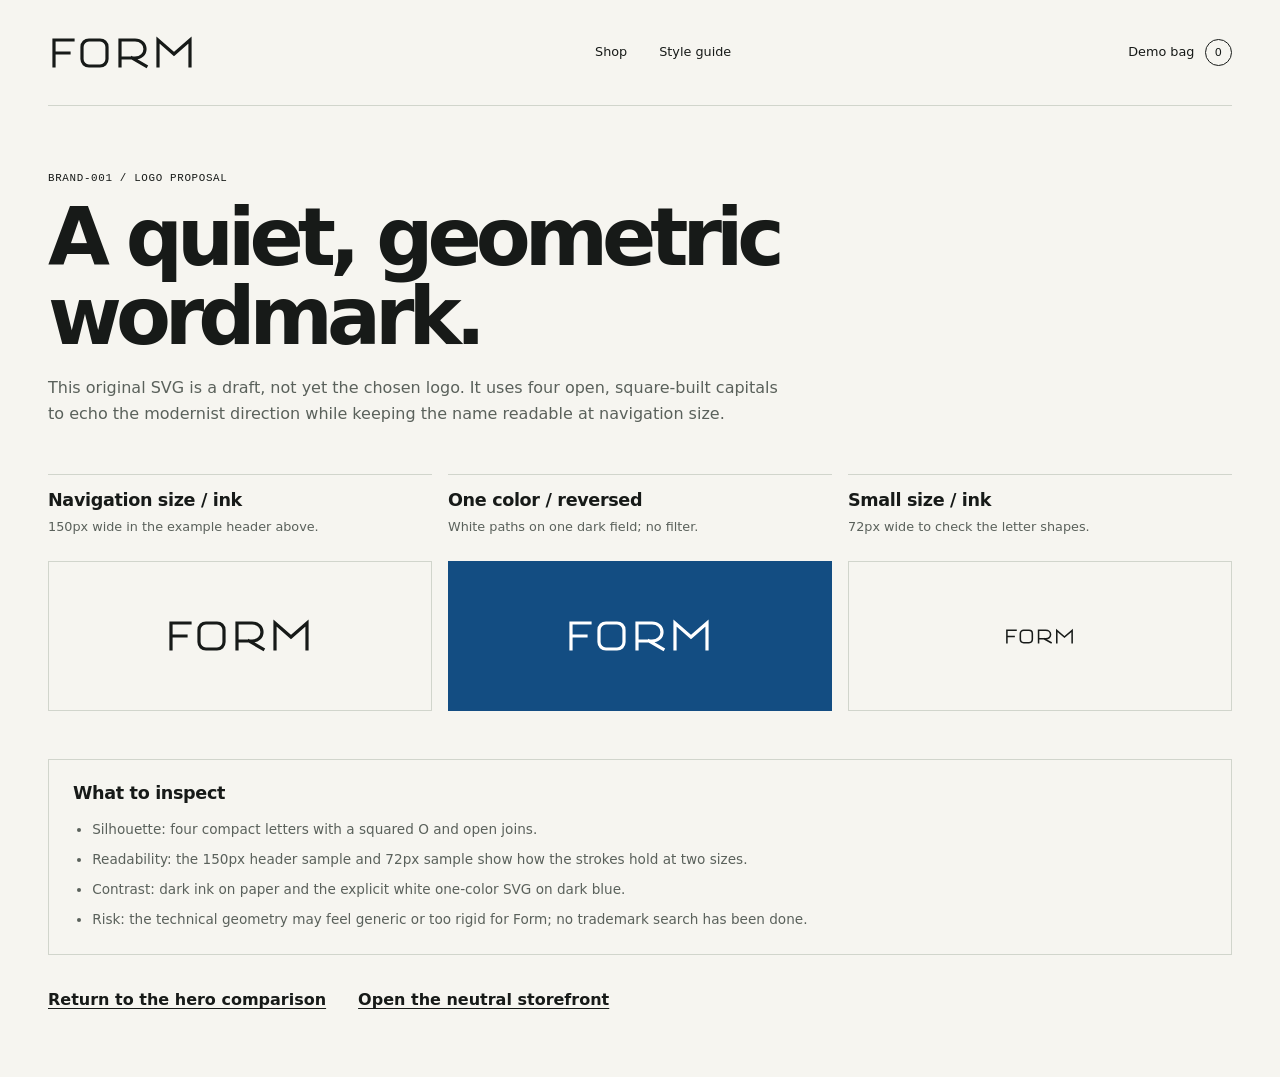
<file: public/explorations/logo-proposal.html>
<!doctype html>
<html lang="en">
  <head>
    <meta charset="utf-8" />
    <meta name="viewport" content="width=device-width, initial-scale=1" />
    <meta
      name="description"
      content="A one-color Form SVG wordmark proposal shown at navigation and small sizes."
    />
    <title>Form — Wordmark proposal</title>
    <link rel="stylesheet" href="../styles.css" />
    <link rel="stylesheet" href="logo-proposal.css" />
  </head>
  <body>
    <a class="skip-link" href="#main">Skip to content</a>
    <header class="site-header wrap logo-demo-header">
      <a
        class="brand-link"
        href="../index.html"
        aria-label="Form storefront home"
      >
        <img
          class="wordmark"
          src="../assets/form-wordmark.svg"
          alt="Form"
          width="150"
          height="36"
        />
      </a>
      <nav class="main-nav" aria-label="Example main navigation">
        <a class="nav-link" href="../index.html">Shop</a>
        <a class="nav-link" href="../styleguide.html">Style guide</a>
      </nav>
      <a class="bag-link" href="../index.html#demo-bag"
        >Demo bag <span class="bag-count">0</span></a
      >
    </header>

    <main id="main" class="logo-proposal wrap">
      <p class="eyebrow">BRAND-001 / Logo proposal</p>
      <h1>A quiet, geometric wordmark.</h1>
      <p class="proposal-intro">
        This original SVG is a draft, not yet the chosen logo. It uses four
        open, square-built capitals to echo the modernist direction while
        keeping the name readable at navigation size.
      </p>

      <section
        class="logo-samples"
        aria-label="Wordmark size and color samples"
      >
        <article class="logo-sample">
          <h2>Navigation size / ink</h2>
          <p class="sample-note">150px wide in the example header above.</p>
          <div class="sample-stage sample-stage-light">
            <img
              class="sample-logo sample-logo-nav"
              src="../assets/form-wordmark.svg"
              alt="Form wordmark in dark ink"
              width="150"
              height="36"
            />
          </div>
        </article>
        <article class="logo-sample">
          <h2>One color / reversed</h2>
          <p class="sample-note">White paths on one dark field; no filter.</p>
          <div class="sample-stage sample-stage-dark">
            <img
              class="sample-logo sample-logo-nav"
              src="../assets/form-wordmark-reversed.svg"
              alt="Form wordmark in white on dark blue"
              width="150"
              height="36"
            />
          </div>
        </article>
        <article class="logo-sample">
          <h2>Small size / ink</h2>
          <p class="sample-note">72px wide to check the letter shapes.</p>
          <div class="sample-stage sample-stage-light">
            <img
              class="sample-logo sample-logo-small"
              src="../assets/form-wordmark.svg"
              alt="Form wordmark at a small size"
              width="72"
              height="18"
            />
          </div>
        </article>
      </section>

      <section class="logo-review-notes" aria-labelledby="review-title">
        <h2 id="review-title">What to inspect</h2>
        <ul>
          <li>
            Silhouette: four compact letters with a squared O and open joins.
          </li>
          <li>
            Readability: the 150px header sample and 72px sample show how the
            strokes hold at two sizes.
          </li>
          <li>
            Contrast: dark ink on paper and the explicit white one-color SVG on
            dark blue.
          </li>
          <li>
            Risk: the technical geometry may feel generic or too rigid for Form;
            no trademark search has been done.
          </li>
        </ul>
      </section>

      <p class="proposal-links">
        <a href="index.html">Return to the hero comparison</a>
        <a href="../index.html">Open the neutral storefront</a>
      </p>
    </main>
  </body>
</html>
</file>
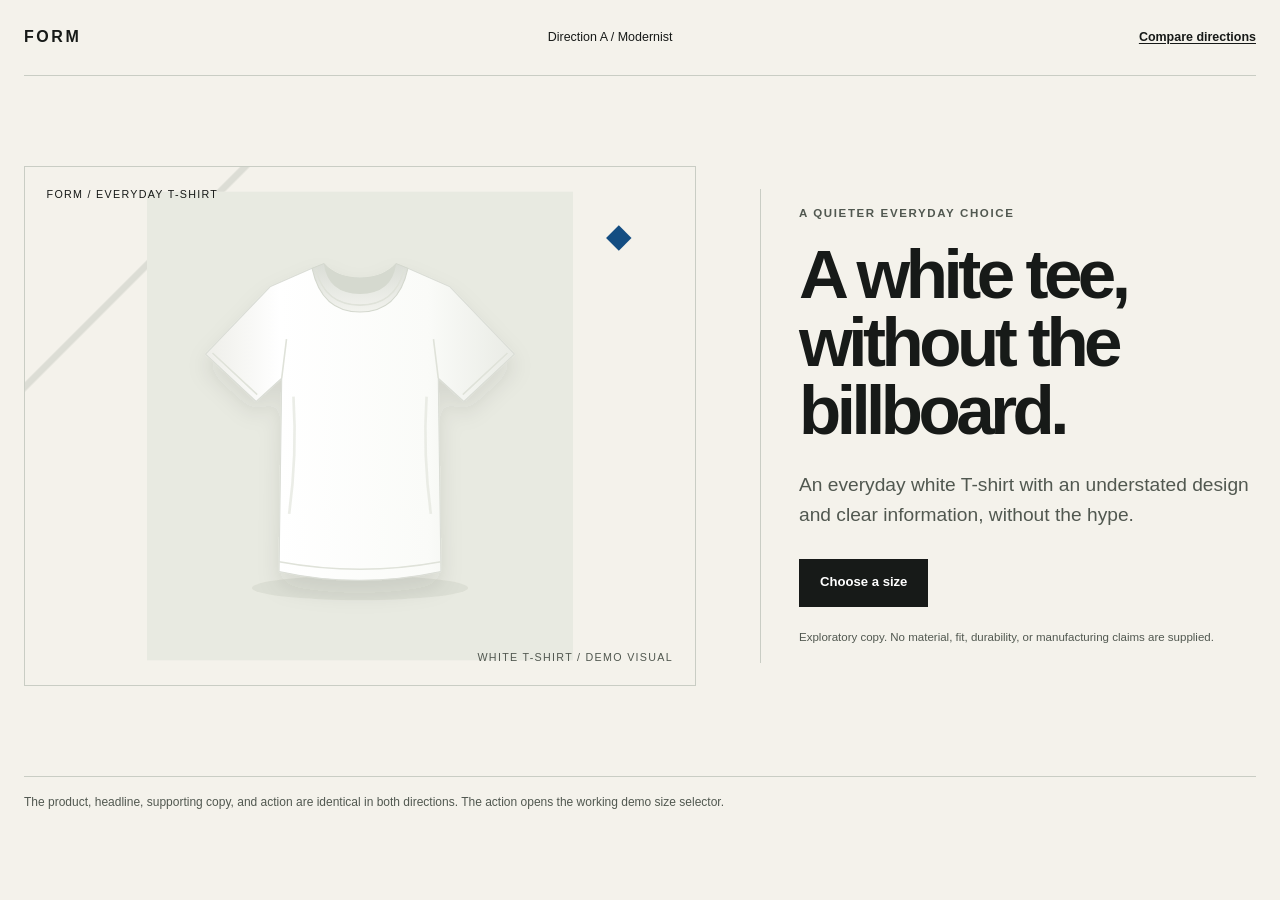
<file: public/explorations/preview.html>
<!doctype html>
<html lang="en">
  <head>
    <meta charset="utf-8" />
    <meta name="viewport" content="width=device-width, initial-scale=1" />
    <meta
      name="description"
      content="A controlled Form hero comparison using the same white T-shirt, copy, and action in two visual directions."
    />
    <title>Form — Hero direction preview</title>
    <link rel="stylesheet" href="explorations.css" />
    <script src="preview.js" defer></script>
  </head>
  <body>
    <header class="preview-header">
      <a
        class="preview-wordmark"
        href="index.html"
        aria-label="Form comparison home"
      >
        FORM
      </a>
      <p id="direction-label" class="direction-label">Hero direction preview</p>
      <a class="back-link" href="index.html">Compare directions</a>
    </header>

    <main class="preview-shell">
      <section id="hero" class="hero" aria-labelledby="hero-title">
        <div class="product-panel">
          <span class="product-label">FORM / EVERYDAY T-SHIRT</span>
          <img
            class="shirt-image"
            src="../assets/white-shirt.svg"
            alt="The same plain white, unbranded T-shirt used in both directions"
            width="800"
            height="880"
          />
          <span class="product-note">White T-shirt / demo visual</span>
        </div>

        <div class="copy-panel">
          <p class="eyebrow">A quieter everyday choice</p>
          <h1 id="hero-title">A white tee, without the billboard.</h1>
          <p class="hero-copy">
            An everyday white T-shirt with an understated design and clear
            information, without the hype.
          </p>
          <a class="hero-action" href="../index.html#product-form"
            >Choose a size</a
          >
          <p class="demo-note">
            Exploratory copy. No material, fit, durability, or manufacturing
            claims are supplied.
          </p>
        </div>
      </section>
      <p class="shared-copy-note">
        The product, headline, supporting copy, and action are identical in both
        directions. The action opens the working demo size selector.
      </p>
    </main>
  </body>
</html>
</file>
<file: public/styles.css>
/* Shared brand tokens. Change these after you agree on your brand direction.
   Both the storefront and the live style guide use this file. */
:root {
  --color-paper: #f6f5f0;
  --color-ink: #171a18;
  --color-muted: #5a615b;
  --color-line: #d1d5cc;
  --color-accent: #8fa4b1;
  --color-soft: #e8eae1;
  --color-white: #fff;
  --color-danger: #992e28;
  --font-body:
    system-ui, -apple-system, blinkmacsystemfont, "Segoe UI", sans-serif;
  --font-display:
    system-ui, -apple-system, blinkmacsystemfont, "Segoe UI", sans-serif;
  --font-mono: ui-monospace, sfmono-regular, consolas, monospace;
  --space-1: 0.5rem;
  --space-2: 1rem;
  --space-3: 1.5rem;
  --space-4: 2rem;
  --space-5: 3rem;
  --space-6: 4rem;
  --page-width: 1440px;
}

* {
  box-sizing: border-box;
}

html {
  scroll-behavior: smooth;
  scroll-padding-top: 1.5rem;
}

body {
  margin: 0;
  background: var(--color-paper);
  color: var(--color-ink);
  font-family: var(--font-body);
  line-height: 1.6;
  -webkit-font-smoothing: antialiased;
}

img,
svg {
  display: block;
  max-width: 100%;
}

button,
a,
input {
  -webkit-tap-highlight-color: transparent;
}

a {
  color: inherit;
  text-underline-offset: 0.2em;
  text-decoration-thickness: 1px;
}

a:hover {
  text-decoration-thickness: 2px;
}

button,
input {
  font: inherit;
}

button {
  cursor: pointer;
}

button:disabled {
  cursor: default;
}

:focus-visible {
  outline: 3px solid var(--color-ink);
  outline-offset: 5px;
}

[hidden] {
  display: none !important;
}

::selection {
  background: var(--color-accent);
  color: var(--color-ink);
}

h1,
h2,
h3,
p {
  margin: 0;
}

h1,
h2,
h3 {
  font-family: var(--font-display);
  font-weight: 550;
}

h1 {
  font-size: clamp(3.4rem, 6.25vw, 6.6rem);
  line-height: 0.99;
  letter-spacing: -0.075em;
}

h2 {
  font-size: clamp(2rem, 3.6vw, 3.75rem);
  line-height: 1.08;
  letter-spacing: -0.055em;
}

h3 {
  font-size: 1.3rem;
  line-height: 1.3;
  letter-spacing: -0.03em;
}

p + p {
  margin-top: var(--space-2);
}

.wrap {
  width: min(calc(100% - 6rem), var(--page-width));
  margin-inline: auto;
}

.muted {
  color: var(--color-muted);
}

.eyebrow,
.micro-label,
.visual-label,
.image-caption,
.section-number,
.type-label,
.token-name {
  font-family: var(--font-mono);
  font-size: 0.68rem;
  font-weight: 500;
  line-height: 1.5;
  letter-spacing: 0.06em;
  text-transform: uppercase;
}

.eyebrow {
  display: flex;
  align-items: center;
  gap: 0.55rem;
}

.status-dot {
  width: 7px;
  height: 7px;
  display: inline-block;
  background: var(--color-ink);
  border-radius: 50%;
}

.skip-link {
  position: fixed;
  top: 8px;
  left: 8px;
  z-index: 10;
  transform: translateY(-180%);
  padding: 0.75rem 1rem;
  background: var(--color-ink);
  color: var(--color-white);
}

.skip-link:focus {
  transform: translateY(0);
}

.starter-notice {
  display: flex;
  justify-content: space-between;
  align-items: center;
  gap: 1.5rem;
  padding: 0.8rem 3rem;
  background: var(--color-accent);
  font-size: 0.73rem;
  line-height: 1.5;
}

.starter-notice a {
  flex-shrink: 0;
  font-weight: 650;
}

.site-header {
  min-height: 106px;
  display: flex;
  align-items: center;
  gap: 3rem;
  border-bottom: 1px solid var(--color-line);
}

.bag-toast {
  position: fixed;
  z-index: 100;
  inset-block-start: 1rem;
  inset-inline-start: 50%;
  width: min(calc(100% - 2rem), 38rem);
  margin: 0;
  padding: 0.85rem 1.2rem;
  transform: translateX(-50%);
  border: 1px solid var(--color-line);
  background: var(--color-ink);
  box-shadow: 0 12px 32px rgb(0 0 0 / 18%);
  color: var(--color-white);
  font-size: 0.88rem;
  text-align: center;
}

.brand-link {
  display: inline-block;
  flex-shrink: 0;
}

.wordmark {
  width: 150px;
  height: auto;
}

.main-nav {
  display: flex;
  justify-content: center;
  align-items: center;
  gap: 2rem;
  margin-inline: auto;
}

.nav-link,
.bag-link {
  text-decoration: none;
  font-size: 0.8rem;
}

.nav-link {
  padding-block: 0.5rem;
  border-bottom: 1px solid transparent;
}

.nav-link:hover,
.nav-link[aria-current="page"] {
  border-color: currentcolor;
}

.bag-link {
  display: flex;
  align-items: center;
  gap: 0.65rem;
  white-space: nowrap;
}

.bag-count {
  display: grid;
  place-items: center;
  min-width: 1.7rem;
  height: 1.7rem;
  border: 1px solid var(--color-ink);
  border-radius: 50%;
  font-size: 0.7rem;
}

.product-section {
  display: grid;
  grid-template-columns: 1.13fr 1fr;
  gap: clamp(3rem, 7vw, 8rem);
  padding-block: var(--space-5) 5rem;
  align-items: start;
}

.product-visual {
  position: relative;
  background: var(--color-soft);
}

.visual-label {
  position: absolute;
  z-index: 1;
  inset: 1.3rem 1.4rem auto;
  display: flex;
  justify-content: space-between;
  gap: 1rem;
  font-size: 0.6rem;
}

.shirt-viewer {
  min-height: 540px;
  display: grid;
  grid-template-rows: minmax(0, 1fr) auto auto;
  justify-items: center;
  padding: 3.8rem 1.2rem 1rem;
}

.shirt-view-image {
  display: block;
  width: min(100%, 410px);
  max-height: 410px;
  height: auto;
  aspect-ratio: 800 / 880;
  object-fit: contain;
}

.shirt-view-label {
  margin-top: 0.25rem;
  font-family: var(--font-mono);
  font-size: 0.6rem;
  line-height: 1.4;
  letter-spacing: 0.06em;
  text-transform: uppercase;
}

.shirt-view-controls {
  display: grid;
  grid-template-columns: 1fr 1fr;
  width: min(100%, 340px);
  gap: 0.5rem;
  margin-top: 1rem;
}

.shirt-view-controls button {
  min-height: 2.75rem;
  border: 1px solid var(--color-line);
  background: var(--color-paper);
  color: var(--color-ink);
  font: inherit;
  font-size: 0.75rem;
  cursor: pointer;
}

.shirt-view-controls button[aria-pressed="true"] {
  border-color: var(--color-ink);
  background: var(--color-ink);
  color: var(--color-white);
}

.shirt-view-controls button:hover {
  border-color: var(--color-ink);
}

.shirt-view-controls button:focus-visible {
  outline: 3px solid var(--color-ink);
  outline-offset: 3px;
}

.image-caption {
  display: flex;
  align-items: center;
  justify-content: space-between;
  gap: 1rem;
  padding: 1.2rem 1.4rem;
  border-top: 1px solid var(--color-line);
  font-size: 0.59rem;
}

.image-caption > :last-child {
  font-family: var(--font-body);
  font-size: 1.5rem;
  line-height: 1;
}

.product-information {
  max-width: 530px;
  padding-block: 1rem;
}

.product-information h1 {
  margin-top: 1.6rem;
}

.product-intro {
  font-size: 1.2rem;
  line-height: 1.5;
  margin-top: 1.8rem;
  letter-spacing: -0.025em;
}

.product-description {
  margin-top: 0.6rem;
  font-size: 0.88rem;
  max-width: 430px;
}

.style-goal-option {
  position: relative;
  cursor: pointer;
}

.style-goal-option input {
  position: absolute;
  width: 100%;
  height: 100%;
  margin: 0;
  opacity: 0;
  cursor: pointer;
}

.style-goal-option span {
  display: grid;
  place-items: center;
  min-height: 3.2rem;
  padding: 0.65rem;
  border: 1px solid var(--color-line);
  background: var(--color-paper);
  font-size: 0.76rem;
  line-height: 1.35;
  text-align: center;
  transition:
    background 150ms ease,
    border-color 150ms ease;
}

.price-row {
  display: flex;
  align-items: center;
  justify-content: space-between;
  gap: 1rem;
  margin-block: 2rem 1.5rem;
  padding-bottom: 1.2rem;
  border-bottom: 1px solid var(--color-line);
}

.price {
  font-size: 1.65rem;
  letter-spacing: -0.04em;
  font-weight: 600;
}

.price span {
  font-family: var(--font-mono);
  font-size: 0.65rem;
  font-weight: 400;
  letter-spacing: 0;
  margin-left: 0.25rem;
}

.price-row .micro-label {
  color: var(--color-muted);
  font-size: 0.6rem;
}

fieldset {
  padding: 0;
  margin: 0;
  border: 0;
  min-width: 0;
}

legend {
  padding: 0;
  font-size: 0.84rem;
  font-weight: 650;
}

.field-help {
  margin-top: 0.3rem;
  color: var(--color-muted);
  font-size: 0.74rem;
}

.size-options {
  display: grid;
  grid-template-columns: repeat(4, 1fr);
  gap: 0.6rem;
  margin-top: 1rem;
}

.size-option {
  position: relative;
  cursor: pointer;
}

.size-option input {
  position: absolute;
  opacity: 0;
  width: 100%;
  height: 100%;
  margin: 0;
  cursor: pointer;
}

.size-option span {
  display: grid;
  place-items: center;
  min-height: 3.2rem;
  border: 1px solid var(--color-line);
  background: var(--color-paper);
  font-size: 0.83rem;
  transition:
    background 150ms ease,
    border-color 150ms ease;
}

.size-option input:checked + span {
  background: var(--color-ink);
  border-color: var(--color-ink);
  color: var(--color-paper);
}

.size-option input:hover + span {
  border-color: var(--color-ink);
}

.size-option input:focus-visible + span {
  outline: 3px solid var(--color-ink);
  outline-offset: 4px;
}

.size-option input:focus-visible {
  outline: none;
}

.field-error {
  color: var(--color-danger);
  font-size: 0.8rem;
  margin-top: 0.9rem;
  font-weight: 550;
}

.button {
  display: inline-flex;
  align-items: center;
  justify-content: space-between;
  gap: 2rem;
  min-height: 3.4rem;
  border: 1px solid var(--color-ink);
  padding: 0.9rem 1.25rem;
  font-size: 0.82rem;
  font-weight: 550;
  line-height: 1.4;
  text-decoration: none;
  transition:
    background 150ms ease,
    color 150ms ease;
}

.button > span[aria-hidden] {
  font-size: 1.25rem;
  line-height: 1;
}

.button-primary {
  background: var(--color-ink);
  color: var(--color-paper);
}

.button-primary:hover {
  background: var(--color-accent);
  color: var(--color-ink);
}

.button-secondary {
  background: transparent;
  color: var(--color-ink);
}

.button-secondary:hover {
  background: var(--color-soft);
}

.add-button {
  width: 100%;
  margin-top: 1.4rem;
}

.demo-disclaimer {
  font-size: 0.68rem;
  line-height: 1.65;
  color: var(--color-muted);
  margin-top: 0.9rem;
  max-width: 420px;
}

.product-facts {
  margin-bottom: 0;
  margin-top: 1.8rem;
}

.product-facts div {
  display: flex;
  justify-content: space-between;
  gap: 1rem;
  padding-block: 0.62rem;
  border-top: 1px solid var(--color-line);
  font-size: 0.71rem;
}

.product-facts dt {
  color: var(--color-muted);
}

.product-facts dd {
  margin: 0;
  font-weight: 500;
  text-align: right;
}

.bag-section {
  display: grid;
  grid-template-columns: 1fr 1fr;
  gap: 3rem;
  border-top: 1px solid var(--color-line);
  padding-block: 3rem;
}

.bag-section h2 {
  margin-top: 0.6rem;
  font-size: clamp(2rem, 3vw, 3rem);
}

.bag-details {
  padding-top: 0.2rem;
  font-size: 0.85rem;
}

.bag-message {
  max-width: 500px;
}

.bag-items {
  list-style: none;
  margin: 1rem 0;
  padding: 0;
}

.bag-items:empty {
  margin: 0;
}

.bag-items li {
  padding-block: 0.55rem;
  border-bottom: 1px solid var(--color-line);
  font-size: 0.78rem;
}

.text-button {
  padding: 0.5rem 0;
  border: 0;
  background: transparent;
  color: var(--color-ink);
  font-size: 0.8rem;
  text-decoration: underline;
  text-underline-offset: 0.25rem;
}

.text-button:disabled {
  opacity: 0.5;
}

.bag-details .field-help {
  margin-top: 0.4rem;
  font-size: 0.69rem;
}

.starter-next {
  display: grid;
  grid-template-columns: 1fr 1fr;
  gap: 1.5rem 3rem;
  background: var(--color-accent);
  padding: 2.7rem 3rem 3rem;
  margin-block: 1rem 4rem;
}

.starter-next > .eyebrow {
  grid-column: 1 / -1;
}

.starter-next > div {
  max-width: 470px;
  font-size: 0.86rem;
}

.starter-next .button {
  margin-top: 1.6rem;
}

.site-footer {
  display: flex;
  align-items: center;
  justify-content: space-between;
  gap: 2rem;
  border-top: 1px solid var(--color-line);
  padding-block: 1.6rem;
  font-size: 0.67rem;
  color: var(--color-muted);
}

.footer-tagline {
  margin: 0;
}

.footer-separator {
  margin-inline: 0.6rem;
  color: var(--color-ink);
}

.site-footer a {
  color: var(--color-ink);
}

/* Shared editorial pages */
.page-hero {
  padding-block: 4.5rem 3.8rem;
  display: grid;
  grid-template-columns: 1.25fr 0.75fr;
  align-items: end;
  gap: 1.3rem 4rem;
}

.page-hero > .eyebrow {
  grid-column: 1 / -1;
}

.page-hero h1 {
  font-size: clamp(3.5rem, 6.8vw, 7.3rem);
}

.page-hero .hero-summary {
  max-width: 400px;
  font-size: 0.95rem;
  color: var(--color-muted);
  padding-bottom: 0.25rem;
}

.hero-summary strong {
  font-weight: 550;
  color: var(--color-ink);
}

.page-subnav {
  display: flex;
  flex-wrap: wrap;
  gap: 0.6rem 1.8rem;
  padding-block: 1rem;
  border-top: 1px solid var(--color-line);
  border-bottom: 1px solid var(--color-line);
  font-size: 0.76rem;
}

.section-link {
  text-decoration: none;
}

.section-link:hover {
  text-decoration: underline;
}

.guide-section {
  padding-block: 3rem;
  border-bottom: 1px solid var(--color-line);
  display: grid;
  grid-template-columns: 0.32fr 1fr;
  column-gap: 3rem;
}

.section-heading .section-number {
  color: var(--color-muted);
  display: block;
  margin-bottom: 0.8rem;
}

.section-heading h2 {
  font-size: clamp(1.7rem, 2.5vw, 2.65rem);
}

.section-heading p {
  font-size: 0.78rem;
  color: var(--color-muted);
  margin-top: 1rem;
  max-width: 210px;
}

.guide-content {
  min-width: 0;
}

.draft-label {
  display: inline-block;
  padding: 0.3rem 0.55rem;
  background: var(--color-accent);
  color: var(--color-ink);
  font-family: var(--font-mono);
  font-size: 0.6rem;
  line-height: 1.4;
  letter-spacing: 0.03em;
  text-transform: uppercase;
}

.decision-grid {
  display: grid;
  grid-template-columns: repeat(3, 1fr);
  gap: 1.5rem;
  margin-top: 1.6rem;
}

.decision-grid > div {
  border-top: 1px solid var(--color-line);
  padding-top: 0.8rem;
}

.decision-grid h3 {
  font-size: 0.85rem;
  font-weight: 650;
  letter-spacing: 0;
}

.decision-grid p {
  font-size: 0.8rem;
  color: var(--color-muted);
  margin-top: 0.5rem;
}

.decision-grid .undecided {
  font-size: 1.5rem;
  font-weight: 450;
  color: var(--color-ink);
  letter-spacing: -0.04em;
}

.logo-board {
  min-height: 230px;
  display: grid;
  place-items: center;
  padding: 3rem;
  background: var(--color-white);
  border: 1px solid var(--color-line);
}

.product-visual-sample .shirt-viewer {
  min-height: 320px;
  padding: 3rem 1rem 0.75rem;
}

.product-visual-sample .shirt-view-image {
  max-height: 240px;
}

.logo-board img {
  width: min(100%, 150px);
}

.logo-variants {
  display: grid;
  grid-template-columns: 1fr 1fr;
  border: 1px solid var(--color-line);
  border-top: 0;
}

.logo-variant {
  min-height: 140px;
  padding: 1.5rem;
  display: flex;
  flex-direction: column;
  justify-content: space-between;
  gap: 1.5rem;
}

.logo-variant + .logo-variant {
  border-left: 1px solid var(--color-line);
}

.logo-small {
  width: 72px;
  height: auto;
}

.logo-mono {
  width: 150px;
}

.logo-variant p,
.guide-note {
  font-size: 0.73rem;
  color: var(--color-muted);
}

.guide-note {
  margin-top: 1rem;
  max-width: 680px;
}

.palette-grid {
  display: grid;
  grid-template-columns: repeat(5, 1fr);
  gap: 0.65rem;
}

.color-swatch {
  height: 120px;
  border: 1px solid var(--color-line);
  background: var(--swatch-color);
}

.palette-card h3 {
  font-size: 0.76rem;
  letter-spacing: 0;
  font-weight: 650;
  margin-top: 0.65rem;
}

.palette-card code {
  font-family: var(--font-mono);
  font-size: 0.65rem;
  color: var(--color-muted);
  display: block;
  margin-top: 0.15rem;
}

.palette-card p {
  font-size: 0.66rem;
  color: var(--color-muted);
  margin-top: 0.4rem;
  line-height: 1.5;
}

.type-specimen {
  border-top: 1px solid var(--color-line);
  padding-block: 1.3rem;
}

.type-specimen:first-child {
  border-top: 0;
  padding-top: 0;
}

.type-label {
  display: block;
  margin-bottom: 1rem;
  color: var(--color-muted);
  font-size: 0.6rem;
}

.type-display {
  font-family: var(--font-display);
  font-size: clamp(2.5rem, 4.5vw, 5rem);
  font-weight: 550;
  letter-spacing: -0.075em;
  line-height: 1;
  max-width: 700px;
}

.type-body {
  font-family: var(--font-body);
  font-size: 1rem;
  max-width: 570px;
}

.type-mono {
  font-family: var(--font-mono);
  text-transform: uppercase;
  font-size: 0.7rem;
  letter-spacing: 0.06em;
}

.spacing-grid {
  display: flex;
  flex-wrap: wrap;
  align-items: start;
  gap: 2rem;
}

.spacing-token {
  min-width: 52px;
}

.spacing-bar {
  width: var(--token-size);
  height: 40px;
  background: var(--color-ink);
  margin-bottom: 0.9rem;
}

.token-name {
  display: block;
  font-size: 0.6rem;
}

.spacing-token code {
  font-family: var(--font-mono);
  color: var(--color-muted);
  font-size: 0.65rem;
}

.button-samples {
  display: flex;
  flex-wrap: wrap;
  gap: 1rem;
}

.button-samples .button {
  min-width: 185px;
}

.voice-grid {
  display: grid;
  grid-template-columns: 1fr 1fr;
  gap: 2rem;
}

.voice-grid h3 {
  font-size: 0.95rem;
  font-weight: 600;
  margin-bottom: 0.65rem;
}

.voice-grid p {
  font-size: 0.84rem;
  color: var(--color-muted);
}

.voice-example {
  font-size: 1.7rem !important;
  color: var(--color-ink) !important;
  letter-spacing: -0.035em;
  line-height: 1.3;
}

.guide-footer-note {
  display: flex;
  gap: 2rem;
  align-items: center;
  justify-content: space-between;
  background: var(--color-soft);
  padding: 1.5rem 2rem;
  margin-block: 2rem 4rem;
}

.guide-footer-note p {
  font-size: 0.83rem;
  max-width: 680px;
}

.guide-footer-note a {
  font-size: 0.8rem;
  white-space: nowrap;
}

.product-details {
  max-width: 430px;
  margin-top: 1.4rem;
}

.product-details h2 {
  font-size: 0.82rem;
  font-weight: 650;
  letter-spacing: 0;
}

.product-details .product-facts {
  margin-top: 0.45rem;
}

.product-details .field-help {
  margin-top: 0.55rem;
}

.styling-note {
  max-width: 430px;
  margin-top: 1.4rem;
  padding: 0.85rem 1rem;
  border-left: 2px solid var(--color-ink);
  background: var(--color-white);
}

.style-goal {
  margin-top: 1.4rem;
}

.style-goal-options {
  display: grid;
  grid-template-columns: 1fr 1fr;
  gap: 0.6rem;
  margin-top: 0.75rem;
}

.style-goal-option input:checked + span {
  border-color: var(--color-ink);
  background: var(--color-ink);
  color: var(--color-white);
}

.style-goal-option input:hover + span {
  border-color: var(--color-ink);
}

.style-goal-option input:focus-visible + span {
  outline: 3px solid var(--color-ink);
  outline-offset: 4px;
}

.style-goal-option input:focus-visible {
  outline: none;
}

.styling-note-label {
  font-family: var(--font-mono);
  font-size: 0.62rem;
  letter-spacing: 0.08em;
  text-transform: uppercase;
}

.styling-note p:last-child {
  margin-top: 0.45rem;
  font-size: 0.84rem;
  line-height: 1.5;
}

@media (width >= 1600px) {
  .product-section {
    gap: 8rem;
  }
}

@media (width <= 1100px) {
  .wrap {
    width: calc(100% - 4rem);
  }

  .starter-notice {
    padding-inline: 2rem;
  }

  .site-header {
    gap: 1.7rem;
  }

  .main-nav {
    gap: 1.25rem;
  }

  .product-section {
    gap: 3rem;
    align-items: start;
  }

  .product-information h1 {
    font-size: clamp(3.4rem, 7vw, 5rem);
  }

  .product-information {
    padding-top: 0.5rem;
  }

  .product-intro {
    margin-top: 1.4rem;
  }

  .price-row {
    margin-top: 1.5rem;
  }

  .page-hero {
    column-gap: 2rem;
  }

  .guide-section {
    grid-template-columns: 0.35fr 1fr;
    gap: 2rem;
  }

  .palette-grid {
    grid-template-columns: repeat(3, 1fr);
    row-gap: 1.6rem;
  }
}

@media (width <= 760px) {
  .wrap {
    width: calc(100% - 2.5rem);
  }

  .starter-notice {
    padding: 0.75rem 1.25rem;
    font-size: 0.67rem;
    gap: 1rem;
  }

  .starter-notice > span {
    max-width: 480px;
  }

  .starter-notice a {
    font-size: 0.65rem;
  }

  .site-header {
    min-height: 108px;
    display: grid;
    grid-template-columns: 1fr auto;
    gap: 0.5rem 1rem;
    padding-block: 1.2rem 1rem;
  }

  .wordmark {
    width: 130px;
  }

  .main-nav {
    grid-row: 2;
    grid-column: 1 / -1;
    margin: 0;
    justify-content: flex-start;
    gap: 1.5rem;
  }

  .nav-link,
  .bag-link {
    font-size: 0.73rem;
  }

  .bag-link {
    grid-column: 2;
    grid-row: 1;
  }

  .bag-count {
    min-width: 1.5rem;
    height: 1.5rem;
  }

  .product-section {
    grid-template-columns: 1fr;
    gap: 2rem;
    padding-block: 1.5rem 3rem;
  }

  .product-visual {
    max-width: 600px;
    width: 100%;
    margin-inline: auto;
  }

  .shirt-viewer {
    min-height: 360px;
    padding: 3.2rem 0.75rem 0.8rem;
  }

  .shirt-view-image {
    max-height: 260px;
  }

  .product-information {
    max-width: none;
    padding: 0;
  }

  .product-information h1 {
    font-size: clamp(4.2rem, 13vw, 7rem);
    margin-top: 1rem;
  }

  .product-intro {
    font-size: 1.1rem;
    margin-top: 1.4rem;
  }

  .product-description {
    max-width: 580px;
  }

  .product-facts {
    margin-top: 1.5rem;
  }

  .bag-section {
    grid-template-columns: 1fr;
    gap: 1.3rem;
    padding-block: 2rem;
  }

  .bag-section h2 {
    margin-top: 0.6rem;
  }

  .starter-next {
    grid-template-columns: 1fr;
    padding: 1.8rem;
    gap: 1.3rem;
    margin-block: 1rem 3rem;
  }

  .starter-next > div {
    max-width: none;
  }

  .site-footer {
    flex-wrap: wrap;
    gap: 0.7rem 2rem;
    padding-block: 1.5rem;
  }

  .footer-tagline {
    display: none;
  }

  .page-hero {
    padding-block: 2.5rem;
    grid-template-columns: 1fr;
    row-gap: 1.4rem;
  }

  .page-hero h1 {
    font-size: clamp(3.7rem, 11vw, 6rem);
  }

  .page-hero .hero-summary {
    max-width: 570px;
    font-size: 0.9rem;
  }

  .page-subnav {
    gap: 0.6rem 1.2rem;
    font-size: 0.72rem;
  }

  .guide-section {
    grid-template-columns: 1fr;
    gap: 1.8rem;
    padding-block: 2.3rem;
  }

  .section-heading {
    display: grid;
    grid-template-columns: 1fr 1fr;
    column-gap: 2rem;
  }

  .section-heading .section-number {
    grid-column: 1 / -1;
    margin-bottom: 0.5rem;
  }

  .section-heading p {
    max-width: none;
    margin: 0;
    font-size: 0.73rem;
  }

  .decision-grid {
    gap: 1rem;
  }

  .decision-grid .undecided {
    font-size: 1.3rem;
  }

  .decision-grid p {
    font-size: 0.73rem;
  }

  .palette-grid {
    grid-template-columns: repeat(5, 1fr);
  }

  .color-swatch {
    height: 85px;
  }

  .palette-card p {
    font-size: 0.62rem;
  }

  .palette-card code {
    font-size: 0.57rem;
  }

  .guide-footer-note {
    flex-direction: column;
    align-items: start;
    gap: 1rem;
    margin-block: 1.5rem 3rem;
    padding: 1.5rem;
  }
}

@media (width <= 420px) {
  .starter-notice {
    align-items: start;
    flex-direction: column;
    gap: 0.35rem;
  }

  .visual-label {
    inset: 1rem 1rem auto;
    font-size: 0.53rem;
  }

  .shirt-viewer {
    min-height: 320px;
  }

  .image-caption {
    font-size: 0.53rem;
    padding: 1rem;
  }

  .price-row .micro-label {
    font-size: 0.54rem;
  }

  .section-heading {
    grid-template-columns: 1fr;
    gap: 0.6rem;
  }

  .section-heading .section-number {
    margin: 0;
  }

  .decision-grid {
    grid-template-columns: 1fr;
    gap: 1.2rem;
  }

  .decision-grid > div {
    display: grid;
    grid-template-columns: 0.5fr 1fr;
    gap: 0.4rem 1rem;
  }

  .decision-grid p {
    margin-top: 0;
  }

  .decision-grid p:last-child {
    grid-column: 2;
  }

  .palette-grid {
    grid-template-columns: repeat(3, 1fr);
  }

  .color-swatch {
    height: 90px;
  }

  .logo-board {
    min-height: 190px;
    padding: 2rem;
  }

  .product-visual-sample .shirt-viewer {
    min-height: 250px;
    padding-top: 2.7rem;
  }

  .product-visual-sample .shirt-view-image {
    max-height: 175px;
  }

  .logo-variants {
    grid-template-columns: 1fr;
  }

  .logo-variant {
    min-height: 125px;
  }

  .logo-variant + .logo-variant {
    border-left: 0;
    border-top: 1px solid var(--color-line);
  }

  .voice-grid {
    grid-template-columns: 1fr;
    gap: 1.5rem;
  }
}

@media (prefers-reduced-motion: reduce) {
  html {
    scroll-behavior: auto;
  }

  *,
  *::before,
  *::after {
    transition: none !important;
    animation: none !important;
  }
}
</file>
<file: public/explorations/explorations.css>
:root {
  color-scheme: light;

  --explore-paper: #f4f2eb;
  --explore-ink: #171a18;
  --explore-muted: #515850;
  --explore-line: #c9cdc4;
  --explore-blue: #134d82;
  --explore-red: #cc382f;
  --explore-yellow: #e8b73d;
  --explore-white: #fff;
  --explore-page: 1320px;
}

* {
  box-sizing: border-box;
}

body {
  min-width: 320px;
  margin: 0;
  background: var(--explore-paper);
  color: var(--explore-ink);
  font-family: Arial, Helvetica, sans-serif;
  line-height: 1.55;
}

a {
  color: inherit;
  text-underline-offset: 0.2em;
}

a:focus-visible {
  outline: 3px solid currentcolor;
  outline-offset: 4px;
}

.preview-header,
.preview-shell,
.compare-shell {
  width: min(calc(100% - 3rem), var(--explore-page));
  margin-inline: auto;
}

.preview-header {
  min-height: 76px;
  display: flex;
  align-items: center;
  justify-content: space-between;
  gap: 1.5rem;
  border-bottom: 1px solid var(--explore-line);
}

.preview-wordmark {
  font-size: 1rem;
  font-weight: 800;
  letter-spacing: 0.16em;
  text-decoration: none;
}

.direction-label,
.back-link {
  margin: 0;
  font-size: 0.78rem;
}

.back-link {
  font-weight: 700;
}

.hero {
  display: grid;
  grid-template-columns: minmax(0, 1.05fr) minmax(19rem, 0.95fr);
  align-items: center;
  gap: clamp(2rem, 6vw, 6rem);
  min-height: min(700px, calc(100vh - 112px));
  padding-block: clamp(2rem, 6vw, 5rem);
}

.product-panel {
  position: relative;
  display: grid;
  min-height: 520px;
  place-items: center;
  overflow: hidden;
  background: #ebe9e0;
}

.shirt-image {
  position: relative;
  z-index: 1;
  width: min(80%, 510px);
  max-height: 470px;
  object-fit: contain;
}

.product-label,
.product-note {
  position: absolute;
  z-index: 2;
  font-size: 0.67rem;
  letter-spacing: 0.12em;
  text-transform: uppercase;
}

.product-label {
  inset: 1.2rem auto auto 1.35rem;
}

.product-note {
  inset: auto 1.35rem 1.2rem auto;
  color: var(--explore-muted);
}

.copy-panel {
  max-width: 36rem;
  padding-block: 2rem;
}

.eyebrow {
  margin: 0 0 1.15rem;
  color: var(--explore-muted);
  font-size: 0.72rem;
  font-weight: 700;
  letter-spacing: 0.14em;
  text-transform: uppercase;
}

.copy-panel h1 {
  max-width: 11ch;
  margin: 0;
  font-size: clamp(2.8rem, 5.4vw, 5.2rem);
  font-weight: 750;
  letter-spacing: -0.065em;
  line-height: 0.98;
}

.hero-copy {
  max-width: 38rem;
  margin: 1.6rem 0 0;
  color: var(--explore-muted);
  font-size: clamp(1rem, 1.6vw, 1.2rem);
}

.hero-action {
  display: inline-flex;
  min-height: 3rem;
  align-items: center;
  margin-top: 1.8rem;
  padding: 0.75rem 1.25rem;
  border: 1px solid var(--explore-ink);
  background: var(--explore-ink);
  color: var(--explore-white);
  font-size: 0.82rem;
  font-weight: 700;
  text-decoration: none;
}

.hero-action:hover {
  background: transparent;
  color: var(--explore-ink);
}

.demo-note {
  max-width: 32rem;
  margin: 1.4rem 0 0;
  color: var(--explore-muted);
  font-size: 0.72rem;
}

.shared-copy-note {
  margin: 0 0 2rem;
  padding-block: 1rem;
  border-top: 1px solid var(--explore-line);
  color: var(--explore-muted);
  font-size: 0.75rem;
}

.compare-shell {
  padding-block: 3rem 5rem;
}

.compare-shell h1 {
  max-width: 14ch;
  margin: 0;
  font-size: clamp(2.4rem, 5vw, 4.6rem);
  letter-spacing: -0.06em;
  line-height: 1;
}

/* Modernist direction: measured grid, strong type hierarchy, vector marks. */
body[data-direction="modernist"] .hero {
  grid-template-columns: minmax(0, 1.15fr) minmax(19rem, 0.85fr);
  gap: clamp(2rem, 5vw, 5rem);
}

body[data-direction="modernist"] .product-panel {
  border: 1px solid var(--explore-line);
  background:
    linear-gradient(
      135deg,
      transparent 18%,
      #dcddd5 18.2%,
      #dcddd5 18.8%,
      transparent 19%
    ),
    var(--explore-paper);
}

body[data-direction="modernist"] .product-panel::after {
  position: absolute;
  inset: 12% 10% auto auto;
  width: 1.1rem;
  aspect-ratio: 1;
  background: var(--explore-blue);
  content: "";
  transform: rotate(45deg);
}

body[data-direction="modernist"] .copy-panel {
  border-left: 1px solid var(--explore-line);
  padding: 1rem 0 1rem clamp(1.5rem, 3vw, 3rem);
}

body[data-direction="modernist"] .hero-action {
  border-radius: 0;
}

/* Postmodernist direction: layered frames and quoted display language. */
body[data-direction="postmodernist"] .hero {
  gap: 0;
  grid-template-columns: minmax(0, 1fr) minmax(19rem, 0.88fr);
}

body[data-direction="postmodernist"] .product-panel {
  min-height: 560px;
  border: 0.65rem solid var(--explore-red);
  background: var(--explore-blue);
}

body[data-direction="postmodernist"] .product-panel::before {
  position: absolute;
  inset: 1rem;
  border: 1px solid rgb(255 255 255 / 65%);
  content: "";
}

body[data-direction="postmodernist"] .product-label,
body[data-direction="postmodernist"] .product-note {
  color: var(--explore-white);
  padding: 0.2rem 0.35rem;
  background: var(--explore-blue);
}

body[data-direction="postmodernist"] .shirt-image {
  width: min(76%, 480px);
  padding: 0.75rem;
  background: var(--explore-paper);
  box-shadow: 0.8rem 0.8rem 0 var(--explore-yellow);
  transform: rotate(-2deg);
}

body[data-direction="postmodernist"] .copy-panel {
  position: relative;
  z-index: 2;
  margin-inline-start: -2rem;
  padding: clamp(1.5rem, 3vw, 3rem);
  border-left: 0.75rem solid var(--explore-red);
  background: var(--explore-blue);
  box-shadow: 0.65rem 0.65rem 0 var(--explore-yellow);
  color: var(--explore-white);
}

body[data-direction="postmodernist"] .eyebrow,
body[data-direction="postmodernist"] .hero-copy,
body[data-direction="postmodernist"] .demo-note {
  color: var(--explore-white);
}

body[data-direction="postmodernist"] .copy-panel h1 {
  font-family: Georgia, "Times New Roman", serif;
  font-size: clamp(2.4rem, 4.3vw, 4.4rem);
  font-style: italic;
  font-weight: 700;
  letter-spacing: -0.055em;
}

body[data-direction="postmodernist"] .hero-action {
  border-color: var(--explore-white);
  background: var(--explore-white);
  color: var(--explore-ink);
}

body[data-direction="postmodernist"] .hero-action:hover {
  background: transparent;
  color: var(--explore-white);
}

.compare-intro {
  max-width: 48rem;
  margin: 1rem 0 2rem;
  color: var(--explore-muted);
}

.comparison-grid {
  display: grid;
  grid-template-columns: repeat(2, minmax(0, 1fr));
  gap: 2rem;
}

.direction-card {
  min-width: 0;
  padding-top: 1.25rem;
  border-top: 1px solid var(--explore-line);
}

.direction-card h2 {
  margin: 0 0 0.4rem;
  font-size: 1.3rem;
}

.direction-card > p {
  margin: 0.3rem 0;
  color: var(--explore-muted);
  font-size: 0.88rem;
}

.reference-link {
  font-weight: 700;
}

.preview-shot {
  display: block;
  width: 100%;
  margin-block: 1rem 0.5rem;
  border: 1px solid var(--explore-line);
  background: var(--explore-paper);
}

.mobile-shot {
  display: block;
  width: min(100%, 300px);
  margin-block: 1rem 0.5rem;
  border: 1px solid var(--explore-line);
  background: var(--explore-paper);
}

.preview-link {
  display: inline-block;
  margin-block: 0.6rem 1.4rem;
  font-weight: 700;
}

.notes-list {
  margin: 0.7rem 0 0;
  padding-inline-start: 1.2rem;
  font-size: 0.85rem;
}

.provisional-note {
  margin-block: 2rem 0;
  padding: 1rem 1.2rem;
  border-left: 3px solid var(--explore-blue);
  background: #e8eae4;
  font-size: 0.85rem;
}

.provisional-note strong {
  display: block;
  margin-block-end: 0.25rem;
}

@media (width <= 760px) {
  .preview-header,
  .preview-shell,
  .compare-shell {
    width: min(calc(100% - 2rem), var(--explore-page));
  }

  .preview-header {
    min-height: 68px;
    gap: 0.7rem;
  }

  .direction-label,
  .back-link {
    font-size: 0.68rem;
  }

  .hero,
  body[data-direction="modernist"] .hero,
  body[data-direction="postmodernist"] .hero {
    grid-template-columns: 1fr;
    gap: 1.6rem;
    min-height: 0;
    padding-block: 1.25rem 2rem;
  }

  .product-panel,
  body[data-direction="postmodernist"] .product-panel {
    min-height: min(112vw, 430px);
  }

  .shirt-image {
    max-height: 360px;
  }

  .copy-panel {
    padding-block: 0.5rem 1rem;
  }

  body[data-direction="modernist"] .copy-panel {
    padding-inline-start: 1.25rem;
  }

  body[data-direction="postmodernist"] .copy-panel {
    margin-inline-start: 0;
    padding: 1.4rem;
  }

  .copy-panel h1 {
    max-width: 13ch;
    font-size: clamp(2.8rem, 13vw, 4.2rem);
  }

  body[data-direction="postmodernist"] .copy-panel h1 {
    font-size: clamp(2.5rem, 11vw, 3.7rem);
  }

  .comparison-grid {
    grid-template-columns: 1fr;
    gap: 2rem;
  }

  .compare-shell {
    padding-block: 2rem 3rem;
  }
}

@media (prefers-reduced-motion: reduce) {
  *,
  *::before,
  *::after {
    scroll-behavior: auto !important;
  }
}
</file>
<file: public/studio.css>
/* Assignment overview: the README remains the setup authority. */
.studio-hero {
  padding-bottom: 3rem;
}

.studio-hero h1 {
  font-size: clamp(4rem, 8.4vw, 9rem);
}

.studio-hero .hero-summary {
  padding-bottom: 0.4rem;
}

.studio-hero .button {
  margin-top: 1.8rem;
}

.studio-ribbon {
  display: grid;
  grid-template-columns: 1fr auto;
  align-items: center;
  gap: 1.5rem;
  background: var(--color-accent);
  padding: 1.6rem 2rem;
}

.cycle {
  font-size: clamp(1.15rem, 2vw, 1.8rem);
  font-weight: 550;
  letter-spacing: -0.04em;
  line-height: 1.5;
}

.cycle span {
  font-weight: 350;
  margin-inline: 0.3rem;
}

.studio-ribbon .micro-label {
  max-width: 205px;
  text-align: right;
  font-size: 0.6rem;
}

.studio-intro {
  display: grid;
  grid-template-columns: 1fr 1fr;
  gap: 4rem;
  padding-block: 4rem;
  border-bottom: 1px solid var(--color-line);
}

.studio-intro h2 {
  margin-top: 0.9rem;
}

.studio-intro p {
  font-size: 0.9rem;
  color: var(--color-muted);
  max-width: 540px;
}

.studio-intro .lead {
  font-size: 1.15rem;
  color: var(--color-ink);
  line-height: 1.55;
  letter-spacing: -0.025em;
}

.path-section {
  padding-block: 4rem;
}

.path-intro {
  display: flex;
  justify-content: space-between;
  gap: 2rem;
  align-items: end;
  margin-bottom: 2rem;
}

.path-intro h2 {
  margin-top: 0.8rem;
}

.path-intro > p {
  font-size: 0.85rem;
  color: var(--color-muted);
  max-width: 340px;
}

.studio-path {
  margin: 0;
  padding: 0;
  list-style: none;
  display: grid;
  grid-template-columns: repeat(3, 1fr);
  border-top: 1px solid var(--color-line);
  border-left: 1px solid var(--color-line);
}

.studio-path > li {
  min-height: 280px;
  border-right: 1px solid var(--color-line);
  border-bottom: 1px solid var(--color-line);
  padding: 1.7rem;
  display: flex;
  flex-direction: column;
}

.stage-number {
  font-family: var(--font-mono);
  font-size: 0.7rem;
  color: var(--color-muted);
  margin-bottom: 2rem;
}

.studio-path h3 {
  font-size: 1.5rem;
  margin-bottom: 0.75rem;
}

.studio-path p {
  font-size: 0.8rem;
  color: var(--color-muted);
}

.studio-path .stage-output {
  font-size: 0.64rem;
  text-transform: uppercase;
  font-family: var(--font-mono);
  letter-spacing: 0.025em;
  margin-top: auto;
  padding-top: 1.5rem;
  color: var(--color-ink);
}

.comparison-section {
  display: grid;
  grid-template-columns: 0.6fr 1fr;
  gap: 4rem;
  padding-block: 3rem 4rem;
  border-top: 1px solid var(--color-line);
}

.comparison-section h2 {
  font-size: clamp(2rem, 3vw, 3rem);
  margin-top: 0.75rem;
}

.comparison-description {
  color: var(--color-muted);
  font-size: 0.82rem;
  margin-top: 1rem;
  max-width: 350px;
}

.comparison-grid {
  display: grid;
  grid-template-columns: 1fr 1fr;
  gap: 1rem;
}

.direction-card {
  border: 1px solid var(--color-line);
  padding: 1rem;
}

.direction-sketch {
  height: 160px;
  margin-bottom: 1.2rem;
  background: var(--color-white);
  overflow: hidden;
  position: relative;
}

.modern-sketch {
  display: grid;
  grid-template-columns: repeat(3, 1fr);
  gap: 0.5rem;
  padding: 1.2rem;
}

.modern-sketch::before {
  content: "Aa";
  font-size: 3.8rem;
  font-weight: 650;
  line-height: 1;
  letter-spacing: -0.08em;
  grid-column: 1 / -1;
}

.modern-sketch i {
  display: block;
  background: var(--color-ink);
  height: 0.4rem;
}

.postmodern-sketch::before {
  content: "Aa";
  position: absolute;
  font-family: Georgia, serif;
  font-style: italic;
  font-size: 5rem;
  transform: rotate(-14deg);
  inset: 0 0 auto 1rem;
  z-index: 1;
}

.postmodern-sketch::after {
  content: "TYPE";
  position: absolute;
  right: -3px;
  bottom: 16px;
  font-weight: 800;
  font-size: 2.5rem;
  letter-spacing: -0.075em;
  transform: rotate(9deg);
  text-decoration: underline;
  text-decoration-color: var(--color-accent);
  text-decoration-thickness: 16px;
  text-underline-offset: -8px;
}

.postmodern-sketch i {
  position: absolute;
  display: block;
  width: 100px;
  height: 100px;
  right: 15px;
  top: 10px;
  background: var(--color-accent);
  border-radius: 50%;
}

.modern-sketch i:last-child {
  background: var(--color-accent);
}

.direction-card h3 {
  font-size: 1rem;
  margin-bottom: 0.5rem;
}

.direction-card p {
  font-size: 0.75rem;
  color: var(--color-muted);
}

.comparison-caption {
  grid-column: 1 / -1;
  color: var(--color-muted);
  font-size: 0.68rem;
}

.example-section {
  padding: 2.5rem 3rem;
  background: var(--color-soft);
  display: grid;
  grid-template-columns: 0.6fr 1fr;
  gap: 3rem;
  margin-bottom: 4rem;
}

.example-section h2 {
  font-size: 2.3rem;
  margin-top: 0.8rem;
}

.example-chain {
  display: grid;
  grid-template-columns: 1fr;
  gap: 1.2rem;
}

.example-step {
  display: grid;
  grid-template-columns: 100px 1fr;
  gap: 1rem;
  padding-bottom: 1rem;
  border-bottom: 1px solid var(--color-line);
}

.example-step:last-child {
  padding-bottom: 0;
  border-bottom: 0;
}

.example-step .micro-label {
  font-size: 0.6rem;
  padding-top: 0.25rem;
}

.example-step p {
  font-size: 0.84rem;
}

.coach-section {
  display: grid;
  grid-template-columns: 1fr 1fr;
  gap: 4rem;
  border-top: 1px solid var(--color-line);
  padding-block: 3rem;
}

.coach-section h2 {
  margin-top: 0.8rem;
}

.coach-section p {
  font-size: 0.85rem;
  color: var(--color-muted);
  margin-top: 1rem;
  max-width: 470px;
}

.coach-quote {
  background: var(--color-white);
  border: 1px solid var(--color-line);
  margin: 0;
  padding: 2rem;
}

.coach-quote .micro-label {
  font-size: 0.6rem;
}

.coach-quote p {
  color: var(--color-ink);
  font-size: 1.3rem;
  line-height: 1.5;
  letter-spacing: -0.03em;
}

.coach-quote footer {
  font-family: var(--font-mono);
  font-size: 0.6rem;
  text-transform: uppercase;
  color: var(--color-muted);
  margin-top: 1.5rem;
}

.resource-section {
  border-top: 1px solid var(--color-line);
  padding-block: 3rem 4rem;
}

.resource-section h2 {
  margin-top: 0.8rem;
}

.resource-grid {
  display: grid;
  grid-template-columns: repeat(4, 1fr);
  gap: 1rem;
  margin-top: 2rem;
}

.resource-card {
  display: block;
  border: 1px solid var(--color-line);
  padding: 1.4rem;
  text-decoration: none;
}

.resource-card:hover {
  background: var(--color-soft);
}

.resource-card span {
  display: block;
  margin-bottom: 1rem;
  font-size: 0.66rem;
  font-family: var(--font-mono);
}

.resource-card h3 {
  font-size: 1rem;
}

.resource-card p {
  font-size: 0.74rem;
  color: var(--color-muted);
  margin-top: 0.6rem;
}

@media (width <= 1100px) {
  .studio-path > li {
    padding: 1.4rem;
  }

  .comparison-section {
    grid-template-columns: 0.65fr 1fr;
    gap: 2rem;
  }

  .example-section {
    gap: 2rem;
    padding: 2rem;
  }
}

@media (width <= 760px) {
  .studio-hero h1 {
    font-size: clamp(4rem, 13vw, 7rem);
  }

  .studio-hero .button {
    margin-top: 1.3rem;
  }

  .studio-ribbon {
    padding: 1.5rem;
    grid-template-columns: 1fr;
    gap: 0.7rem;
  }

  .studio-ribbon .micro-label {
    text-align: left;
    max-width: none;
  }

  .cycle span {
    margin-inline: 0.1rem;
  }

  .studio-intro {
    grid-template-columns: 1fr;
    gap: 1.7rem;
    padding-block: 2.5rem;
  }

  .studio-intro p {
    max-width: none;
  }

  .path-section {
    padding-block: 2.5rem;
  }

  .path-intro {
    align-items: start;
    flex-direction: column;
    gap: 1.2rem;
  }

  .path-intro > p {
    max-width: 540px;
  }

  .studio-path {
    grid-template-columns: repeat(2, 1fr);
  }

  .studio-path > li {
    min-height: 270px;
  }

  .studio-path h3 {
    font-size: 1.3rem;
  }

  .stage-number {
    margin-bottom: 1.5rem;
  }

  .comparison-section {
    grid-template-columns: 1fr;
    gap: 1.5rem;
    padding-block: 2.5rem;
  }

  .comparison-description {
    max-width: 540px;
  }

  .example-section {
    grid-template-columns: 1fr;
    gap: 2rem;
    padding: 1.6rem;
    margin-bottom: 2.5rem;
  }

  .coach-section {
    grid-template-columns: 1fr;
    gap: 1.7rem;
    padding-block: 2.5rem;
  }

  .coach-section p {
    max-width: none;
  }

  .coach-quote {
    padding: 1.6rem;
  }

  .resource-section {
    padding-block: 2.5rem 3rem;
  }

  .resource-grid {
    grid-template-columns: repeat(2, 1fr);
  }
}

@media (width <= 420px) {
  .studio-path {
    grid-template-columns: 1fr;
  }

  .studio-path > li {
    min-height: 235px;
  }

  .example-step {
    grid-template-columns: 1fr;
    gap: 0.4rem;
  }

  .resource-grid {
    gap: 0.7rem;
  }

  .resource-card {
    padding: 1rem;
  }

  .comparison-grid {
    gap: 0.7rem;
  }

  .direction-card {
    padding: 0.75rem;
  }

  .direction-sketch {
    height: 135px;
  }
}
</file>
<file: public/explorations/logo-proposal.css>
.logo-demo-header .wordmark {
  width: 150px;
}

.logo-proposal {
  padding-block: clamp(2rem, 5vw, 4rem);
}

.logo-proposal h1 {
  max-width: 14ch;
  margin-block-start: 0.7rem;
}

.proposal-intro {
  max-width: 46rem;
  margin-block-start: 1.2rem;
  color: var(--color-muted);
}

.logo-samples {
  display: grid;
  grid-template-columns: repeat(3, minmax(0, 1fr));
  gap: 1rem;
  margin-block-start: 3rem;
}

.logo-sample {
  min-width: 0;
  border-top: 1px solid var(--color-line);
  padding-block-start: 1rem;
}

.logo-sample h2,
.logo-review-notes h2 {
  font-size: 1.1rem;
  letter-spacing: -0.02em;
}

.sample-note {
  min-height: 2.8rem;
  margin-block-start: 0.4rem;
  color: var(--color-muted);
  font-size: 0.8rem;
}

.sample-stage {
  min-height: 150px;
  display: grid;
  place-items: center;
  padding: 1.5rem;
}

.sample-stage-light {
  border: 1px solid var(--color-line);
  background: var(--color-paper);
}

.sample-stage-dark {
  background: #134d82;
}

.sample-logo {
  height: auto;
}

.sample-logo-nav {
  width: 150px;
}

.sample-logo-small {
  width: 72px;
}

.logo-review-notes {
  margin-block-start: 3rem;
  padding: 1.5rem;
  border: 1px solid var(--color-line);
}

.logo-review-notes ul {
  display: grid;
  gap: 0.5rem;
  margin-block: 1rem 0;
  padding-inline-start: 1.2rem;
  color: var(--color-muted);
  font-size: 0.85rem;
}

.proposal-links {
  display: flex;
  flex-wrap: wrap;
  gap: 1rem 2rem;
  margin-block-start: 2rem;
  font-weight: 650;
}

@media (width <= 760px) {
  .logo-samples {
    grid-template-columns: 1fr;
    gap: 1.5rem;
    margin-block-start: 2rem;
  }

  .sample-note {
    min-height: 0;
  }

  .logo-review-notes {
    margin-block-start: 2rem;
  }
}
</file>
